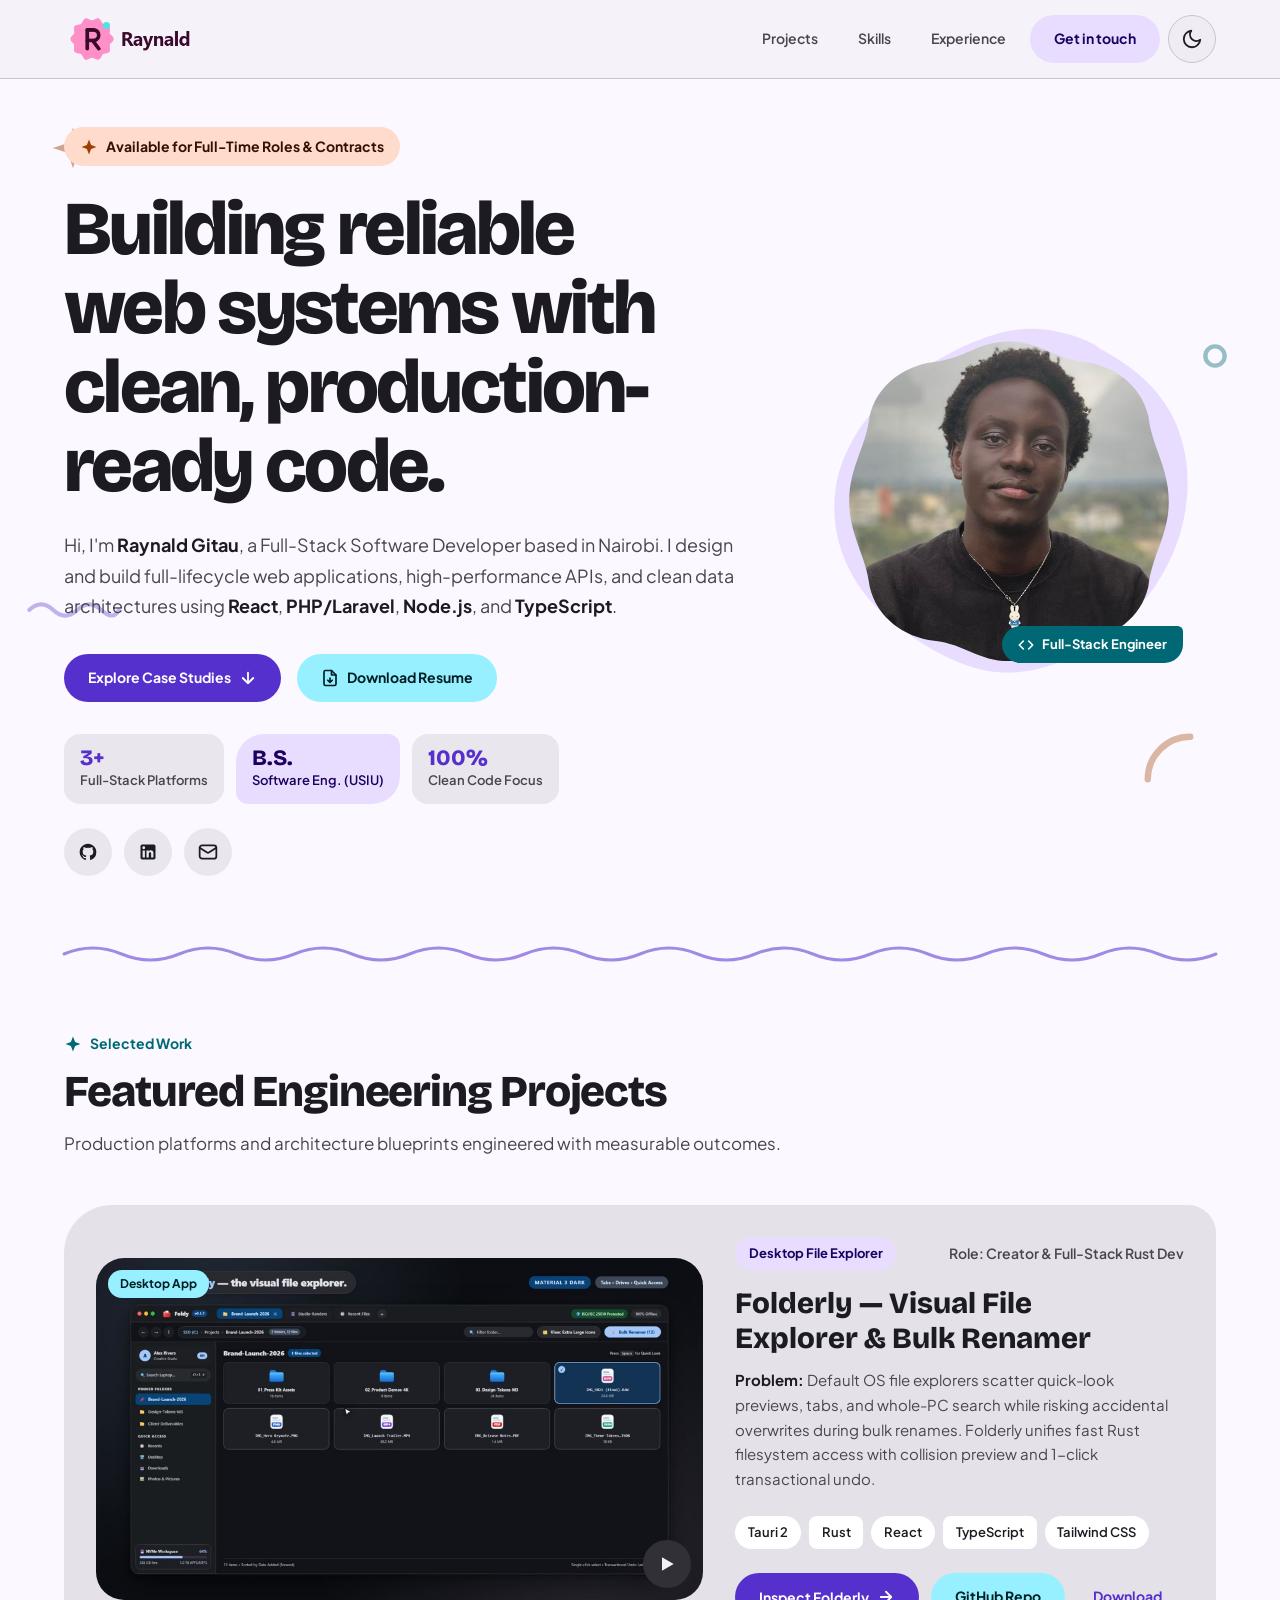
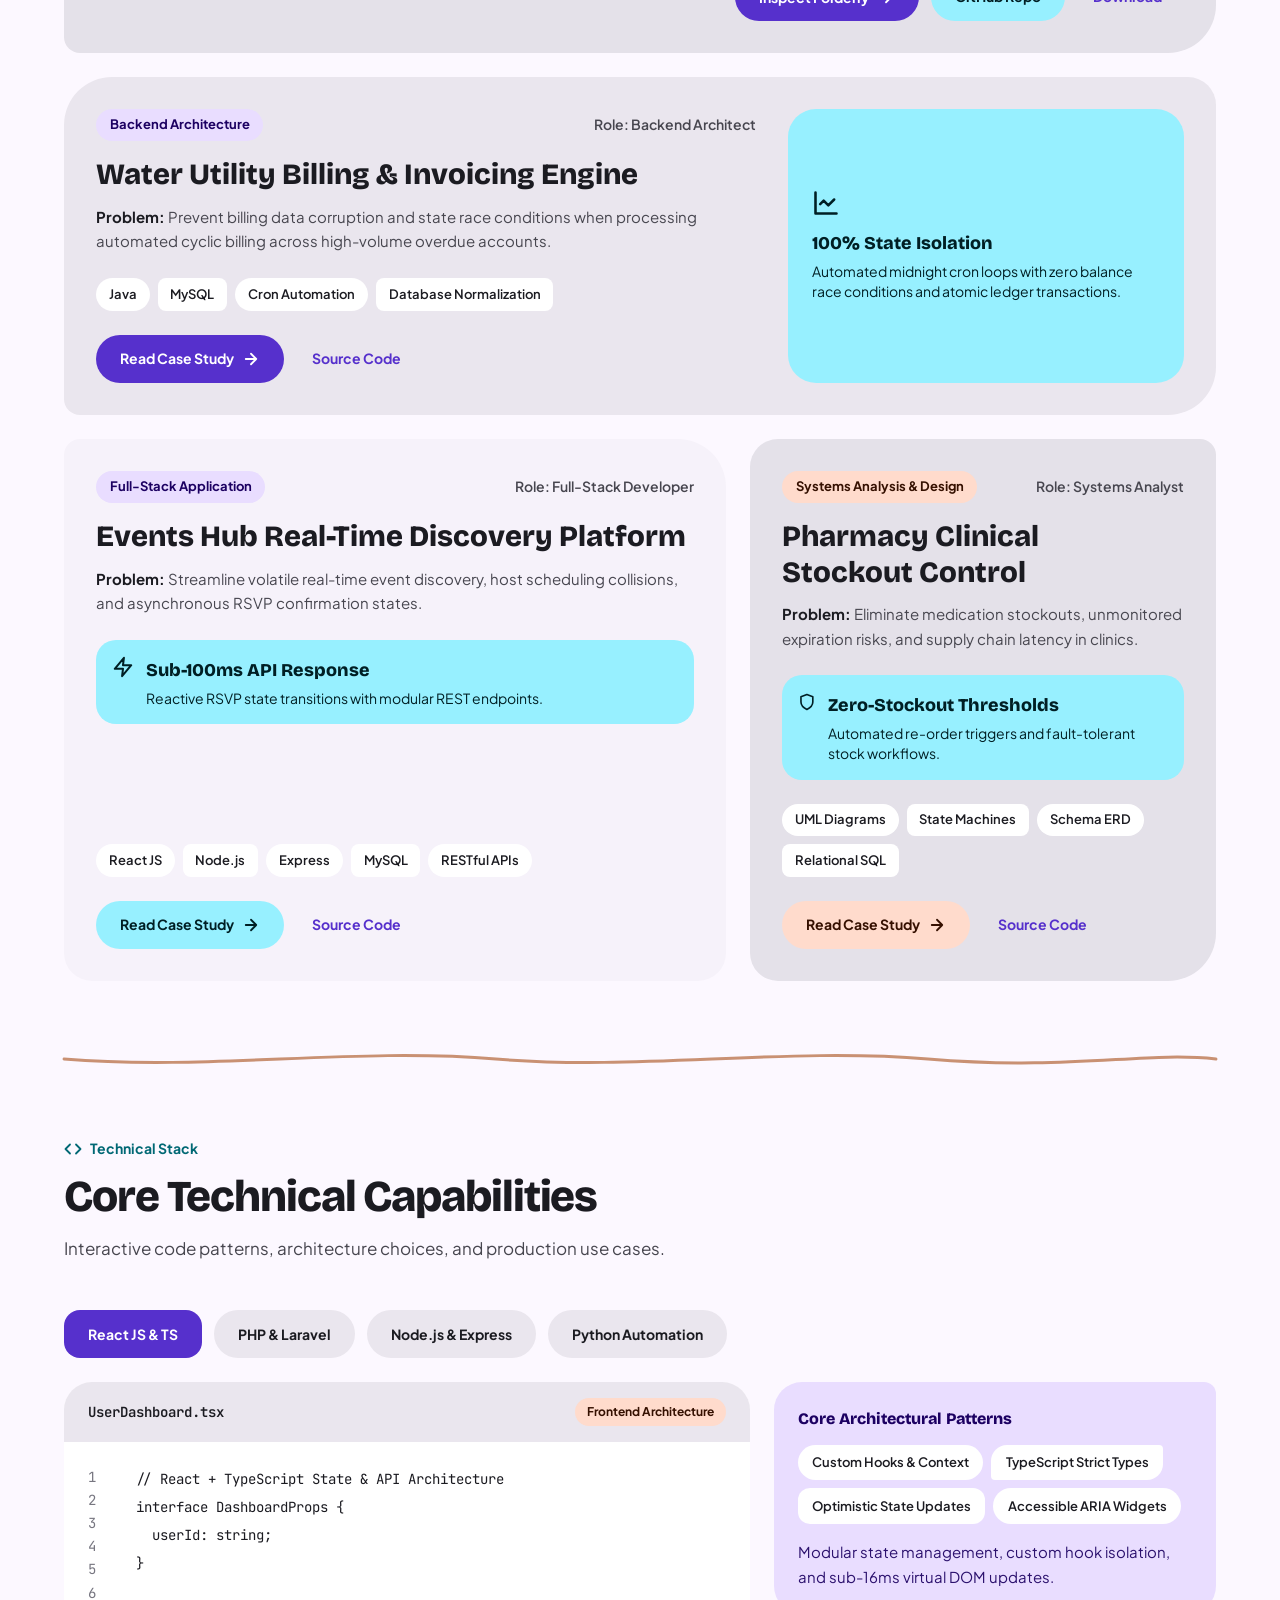
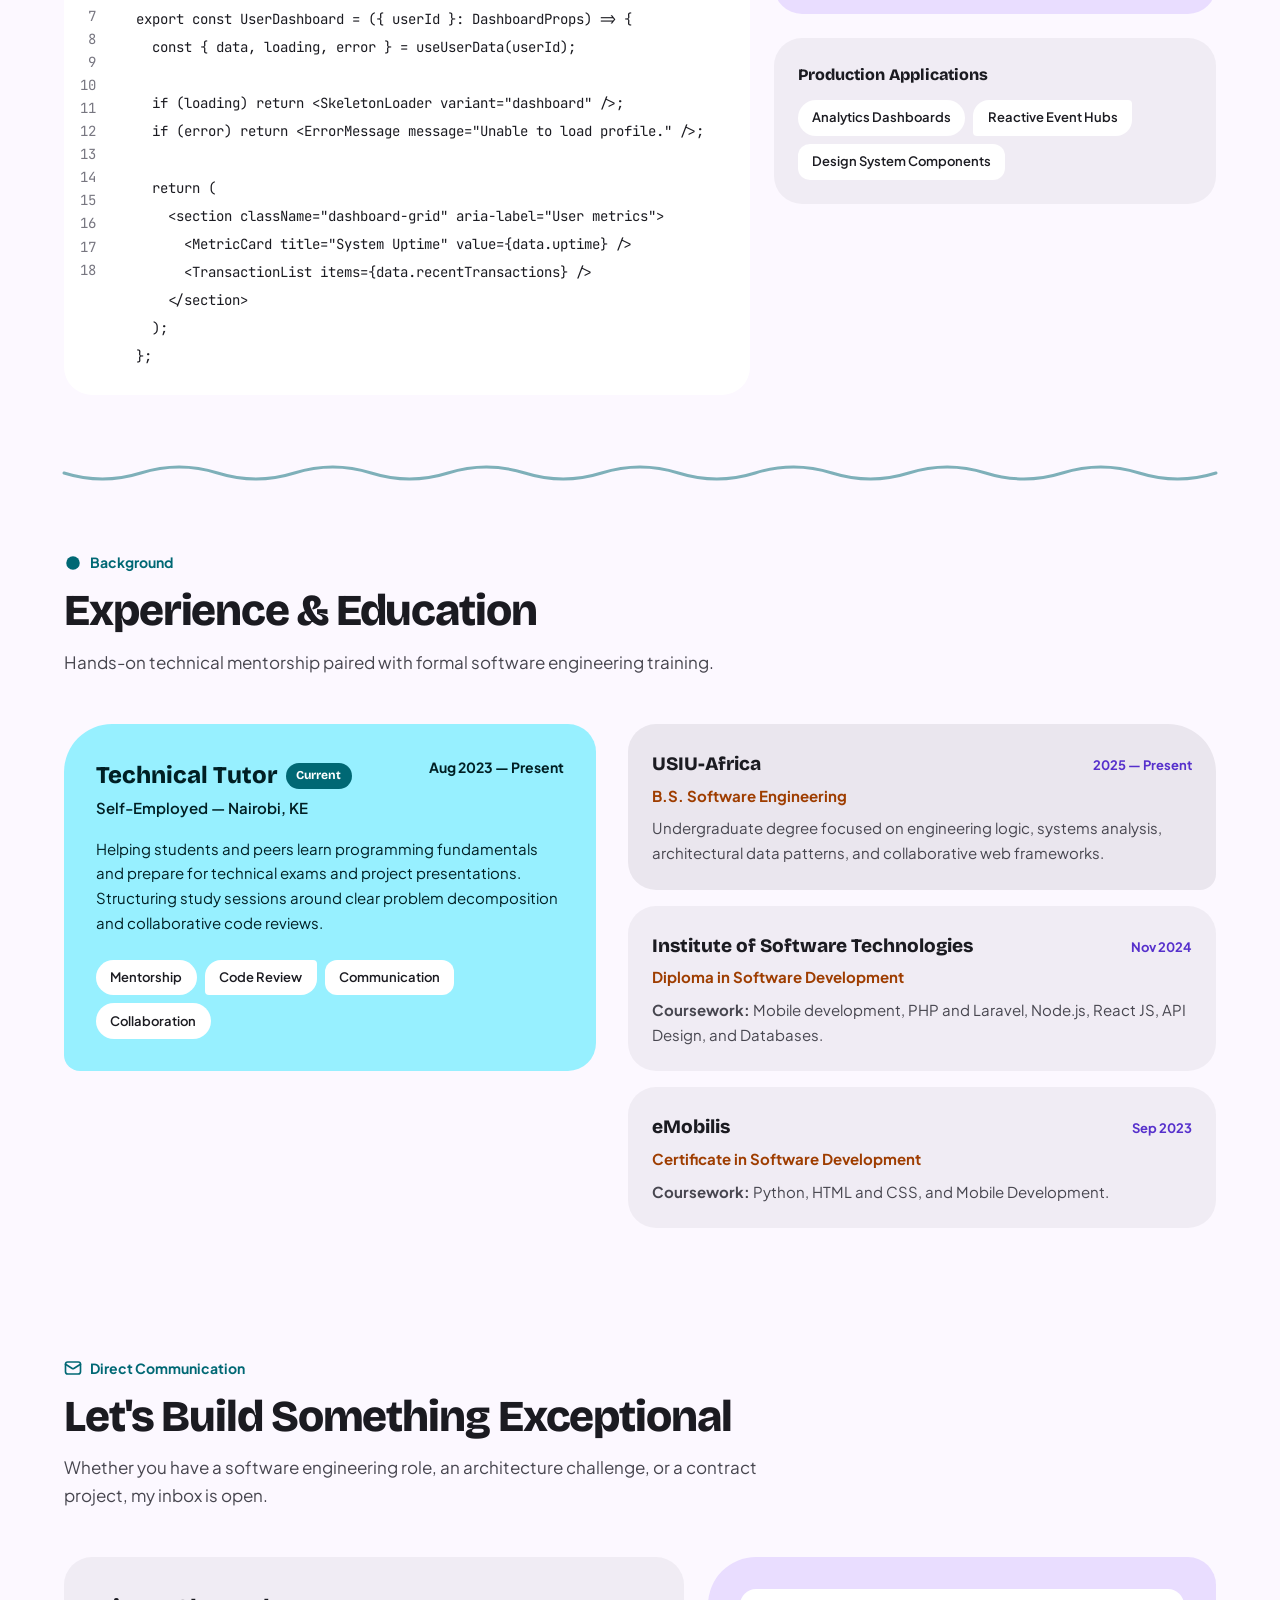
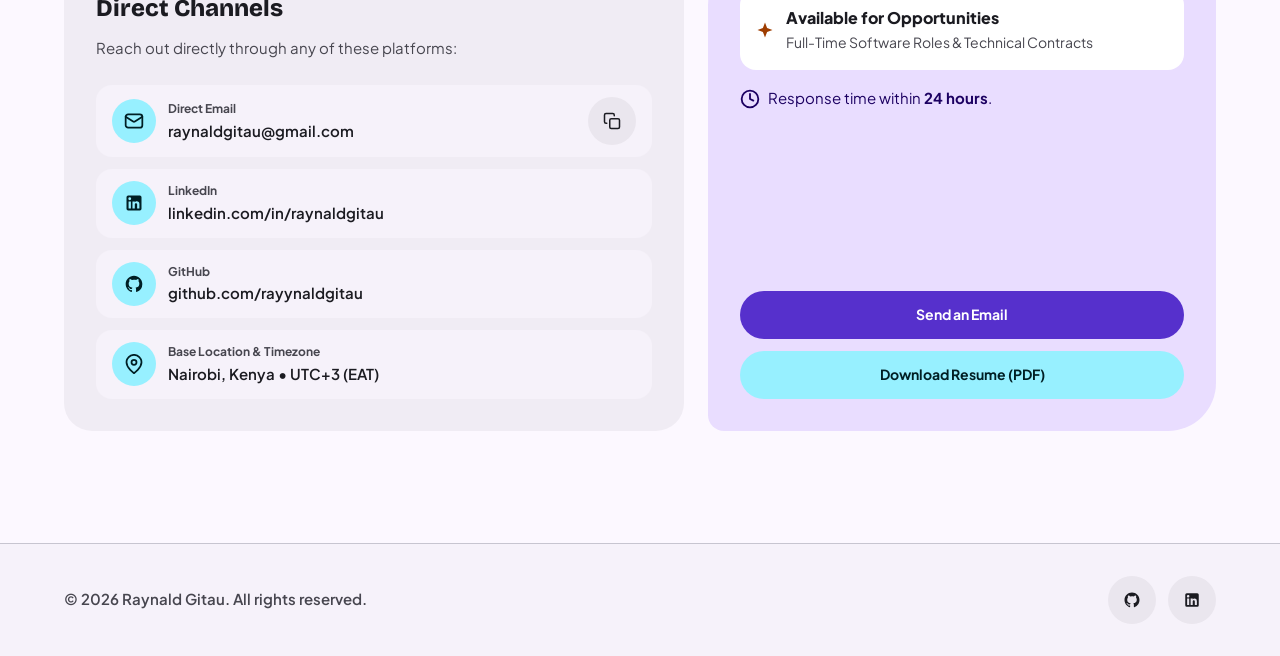
<file: index.html>
<!DOCTYPE html>
<html lang="en">
<head>
    <meta charset="UTF-8">
    <meta name="viewport" content="width=device-width, initial-scale=1.0">
    <meta name="description" content="Raynald Gitau — Full-Stack Software Developer building reliable web applications, APIs, and data architectures with React, PHP/Laravel, Node.js, and TypeScript.">
    <title>Raynald Gitau — Full-Stack Software Developer</title>

    <link rel="icon" type="image/png" sizes="512x512" href="assets/logo-mark.png">
    <link rel="apple-touch-icon" sizes="180x180" href="assets/apple-touch-icon.png">
    <link rel="icon" type="image/png" sizes="32x32" href="assets/favicon-32x32.png">
    <link rel="icon" type="image/png" sizes="16x16" href="assets/favicon-16x16.png">
    <link rel="manifest" href="assets/site.webmanifest">

    <!-- Set scheme before first paint to prevent theme flash -->
    <script>
        (function () {
            var saved = localStorage.getItem('m3-scheme');
            var dark = saved ? saved === 'dark' : window.matchMedia('(prefers-color-scheme: dark)').matches;
            document.documentElement.dataset.scheme = dark ? 'dark' : 'light';
        })();
    </script>

    <link rel="preconnect" href="https://fonts.googleapis.com">
    <link rel="preconnect" href="https://fonts.gstatic.com" crossorigin>
    <link href="https://fonts.googleapis.com/css2?family=Bricolage+Grotesque:wght@700;800&family=JetBrains+Mono:wght@400;600&family=Plus+Jakarta+Sans:wght@400;600;700&display=swap" rel="stylesheet">
    <link rel="stylesheet" href="styles.css">
</head>
<body>
    <!-- SVG ClipPath Definitions for M3 Expressive Cookie & Blob Masks -->
    <svg width="0" height="0" style="position:absolute" aria-hidden="true" focusable="false">
        <defs>
            <clipPath id="m3-cookie-clip" clipPathUnits="objectBoundingBox">
                <path d="M 0.5,0.03 C 0.59,0.03 0.63,0.08 0.72,0.09 C 0.81,0.10 0.89,0.16 0.91,0.25 C 0.92,0.34 0.97,0.40 0.97,0.50 C 0.97,0.60 0.92,0.66 0.91,0.75 C 0.89,0.84 0.81,0.90 0.72,0.91 C 0.63,0.92 0.59,0.97 0.50,0.97 C 0.41,0.97 0.37,0.92 0.28,0.91 C 0.19,0.90 0.11,0.84 0.09,0.75 C 0.08,0.66 0.03,0.60 0.03,0.50 C 0.03,0.40 0.08,0.34 0.09,0.25 C 0.11,0.16 0.19,0.10 0.28,0.09 C 0.37,0.08 0.41,0.03 0.50,0.03 Z" />
            </clipPath>
        </defs>
    </svg>

    <a href="#main-content" class="skip-link">Skip to main content</a>

    <!-- Decorative Geometric Accents Layer (Behind Content) -->
    <div class="expressive-bg-layer" aria-hidden="true">
        <svg class="geo-accent geo-star-1" data-parallax="0.06" viewBox="0 0 48 48" fill="currentColor">
            <path d="M24 2L29.5 18.5L46 24L29.5 29.5L24 46L18.5 29.5L2 24L18.5 18.5L24 2Z"/>
        </svg>
        <svg class="geo-accent geo-circle-1" data-parallax="-0.05" viewBox="0 0 32 32" fill="none" stroke="currentColor" stroke-width="5">
            <circle cx="16" cy="16" r="11"/>
        </svg>
        <svg class="geo-accent geo-squiggle-1" data-parallax="0.04" viewBox="0 0 120 32" fill="none" stroke="currentColor" stroke-width="5" stroke-linecap="round">
            <path d="M4 16 Q 19 2, 34 16 T 64 16 T 94 16 T 116 16"/>
        </svg>
        <svg class="geo-accent geo-arc-1" data-parallax="-0.04" viewBox="0 0 64 64" fill="none" stroke="currentColor" stroke-width="6" stroke-linecap="round">
            <path d="M12 52 A 40 40 0 0 1 52 12"/>
        </svg>
    </div>

    <!-- M3 Top App Bar -->
    <header class="m3-app-bar">
        <nav class="nav-container" aria-label="Primary Navigation">
            <a href="#hero" class="logo-link" aria-label="Raynald Gitau — Home">
                <img src="assets/logo-light.png" alt="Raynald" class="logo-img logo-img-light" width="156" height="54">
                <img src="assets/logo-dark.png" alt="Raynald" class="logo-img logo-img-dark" width="156" height="54">
            </a>

            <div class="nav-actions-right">
                <ul class="nav-links" id="primary-nav-links">
                    <li><a href="#projects" class="nav-item">Projects</a></li>
                    <li><a href="#skills" class="nav-item">Skills</a></li>
                    <li><a href="#experience" class="nav-item">Experience</a></li>
                    <li><a href="#contact" class="btn-nav-cta">Get in touch</a></li>
                </ul>

                <button type="button" class="theme-toggle-btn" id="theme-toggle-btn" aria-pressed="false" aria-label="Switch to dark theme">
                    <svg class="icon-sun" width="22" height="22" viewBox="0 0 24 24" fill="none" stroke="currentColor" stroke-width="2" stroke-linecap="round" stroke-linejoin="round" aria-hidden="true" style="display:none">
                        <circle cx="12" cy="12" r="4"/><path d="M12 2v2M12 20v2M4.93 4.93l1.41 1.41M17.66 17.66l1.41 1.41M2 12h2M20 12h2M6.34 17.66l-1.41 1.41M19.07 4.93l-1.41 1.41"/>
                    </svg>
                    <svg class="icon-moon" width="22" height="22" viewBox="0 0 24 24" fill="none" stroke="currentColor" stroke-width="2" stroke-linecap="round" stroke-linejoin="round" aria-hidden="true">
                        <path d="M21 12.79A9 9 0 1 1 11.21 3 7 7 0 0 0 21 12.79z"/>
                    </svg>
                </button>

                <button type="button" class="mobile-menu-btn" id="mobile-menu-btn" aria-expanded="false" aria-controls="primary-nav-links" aria-label="Toggle navigation menu">
                    <svg class="icon-menu" width="22" height="22" viewBox="0 0 24 24" fill="none" stroke="currentColor" stroke-width="2.2" stroke-linecap="round" aria-hidden="true">
                        <path d="M4 7h16M4 12h16M4 17h16"/>
                    </svg>
                    <svg class="icon-close" width="22" height="22" viewBox="0 0 24 24" fill="none" stroke="currentColor" stroke-width="2.2" stroke-linecap="round" aria-hidden="true" style="display:none">
                        <path d="M18 6L6 18M6 6l12 12"/>
                    </svg>
                </button>
            </div>
        </nav>
    </header>

    <main id="main-content">
        <!-- Hero Section -->
        <section id="hero" class="hero-section" aria-labelledby="hero-title">
            <div class="hero-container">
                <div class="hero-content">
                    <div class="status-pill" role="status" data-reveal style="--reveal-delay: 0ms;">
                        <svg class="status-star" viewBox="0 0 24 24" fill="currentColor" aria-hidden="true">
                            <path d="M12 2L14.8 9.2L22 12L14.8 14.8L12 22L9.2 14.8L2 12L9.2 9.2L12 2Z"/>
                        </svg>
                        <span>Available for Full-Time Roles &amp; Contracts</span>
                    </div>

                    <h1 id="hero-title" class="hero-title" data-reveal style="--reveal-delay: 40ms;">
                        Building reliable web systems with clean, production-ready code.
                    </h1>

                    <p class="hero-lead" data-reveal style="--reveal-delay: 90ms;">
                        Hi, I'm <strong>Raynald Gitau</strong>, a Full-Stack Software Developer based in Nairobi. I design and build full-lifecycle web applications, high-performance APIs, and clean data architectures using <strong>React</strong>, <strong>PHP/Laravel</strong>, <strong>Node.js</strong>, and <strong>TypeScript</strong>.
                    </p>

                    <div class="hero-cta-group" data-reveal style="--reveal-delay: 130ms;">
                        <a href="#projects" class="btn btn-primary">
                            <span>Explore Case Studies</span>
                            <svg width="18" height="18" viewBox="0 0 24 24" fill="none" stroke="currentColor" stroke-width="2.4" stroke-linecap="round" stroke-linejoin="round" aria-hidden="true">
                                <path d="M12 5v14M19 12l-7 7-7-7"/>
                            </svg>
                        </a>
                        <a href="assets/refreshed%20cv.pdf" target="_blank" rel="noopener noreferrer" class="btn btn-secondary">
                            <svg width="18" height="18" viewBox="0 0 24 24" fill="none" stroke="currentColor" stroke-width="2.2" stroke-linecap="round" stroke-linejoin="round" aria-hidden="true">
                                <path d="M14 2H6a2 2 0 0 0-2 2v16a2 2 0 0 0 2 2h12a2 2 0 0 0 2-2V8z"/><path d="M14 2v6h6M12 18v-6M9 15l3 3 3-3"/>
                            </svg>
                            <span>Download Resume</span>
                            <span class="visually-hidden">(opens in new window)</span>
                        </a>
                    </div>

                    <div class="hero-metrics-strip" aria-label="Key Qualifications" data-reveal style="--reveal-delay: 160ms;">
                        <div class="metric-pill-card">
                            <span class="metric-value">3+</span>
                            <span class="metric-label">Full-Stack Platforms</span>
                        </div>
                        <div class="metric-pill-card">
                            <span class="metric-value">B.S.</span>
                            <span class="metric-label">Software Eng. (USIU)</span>
                        </div>
                        <div class="metric-pill-card">
                            <span class="metric-value">100%</span>
                            <span class="metric-label">Clean Code Focus</span>
                        </div>
                    </div>

                    <div class="social-touch-group" aria-label="Social and Repository Profiles">
                        <a href="https://github.com/rayynaldgitau" target="_blank" rel="noopener noreferrer" class="social-touch-btn" aria-label="GitHub Profile (opens in new window)">
                            <svg width="20" height="20" viewBox="0 0 24 24" fill="currentColor" aria-hidden="true">
                                <path d="M12 2C6.477 2 2 6.484 2 12.017c0 4.425 2.865 8.18 6.839 9.504.5.092.682-.217.682-.483 0-.237-.008-.868-.013-1.703-2.782.605-3.369-1.343-3.369-1.343-.454-1.158-1.11-1.466-1.11-1.466-.908-.62.069-.608.069-.608 1.003.07 1.53 1.032 1.53 1.032.892 1.53 2.341 1.088 2.91.832.092-.647.35-1.088.636-1.338-2.22-.253-4.555-1.113-4.555-4.951 0-1.093.39-1.988 1.029-2.688-.103-.253-.446-1.272.098-2.65 0 0 .84-.27 2.75 1.026A9.564 9.564 0 0112 6.844c.85.004 1.705.115 2.504.337 1.909-1.296 2.747-1.027 2.747-1.027.546 1.379.202 2.398.1 2.651.64.7 1.028 1.595 1.028 2.688 0 3.848-2.339 4.695-4.566 4.943.359.309.678.92.678 1.855 0 1.338-.012 2.419-.012 2.747 0 .268.18.58.688.482A10.019 10.019 0 0022 12.017C22 6.484 17.522 2 12 2z"/>
                            </svg>
                        </a>
                        <a href="https://linkedin.com/in/raynaldgitau" target="_blank" rel="noopener noreferrer" class="social-touch-btn" aria-label="LinkedIn Profile (opens in new window)">
                            <svg width="20" height="20" viewBox="0 0 24 24" fill="currentColor" aria-hidden="true">
                                <path d="M19 3a2 2 0 0 1 2 2v14a2 2 0 0 1-2 2H5a2 2 0 0 1-2-2V5a2 2 0 0 1 2-2h14m-.5 15.5v-5.3a3.26 3.26 0 0 0-3.26-3.26c-.85 0-1.84.52-2.28 1.3v-1.11h-2.79v8.37h2.79v-4.93c0-.77.62-1.4 1.39-1.4a1.4 1.4 0 0 1 1.4 1.4v4.93h2.75M6.88 8.56a1.68 1.68 0 0 0 1.68-1.68c0-.93-.75-1.69-1.68-1.69a1.69 1.69 0 0 0-1.69 1.69c0 .93.76 1.68 1.69 1.68m1.39 9.94v-8.37H5.5v8.37h2.77z"/>
                            </svg>
                        </a>
                        <a href="mailto:raynaldgitau@gmail.com" class="social-touch-btn" aria-label="Email Raynald Gitau">
                            <svg width="20" height="20" viewBox="0 0 24 24" fill="none" stroke="currentColor" stroke-width="2.1" stroke-linecap="round" stroke-linejoin="round" aria-hidden="true">
                                <rect x="2" y="4" width="20" height="16" rx="3"/><path d="m22 7-8.97 5.7a1.94 1.94 0 0 1-2.06 0L2 7"/>
                            </svg>
                        </a>
                    </div>
                </div>

                <div class="hero-media" data-reveal style="--reveal-delay: 80ms;">
                    <svg class="hero-blob-backdrop" viewBox="0 0 200 200" fill="currentColor" aria-hidden="true">
                        <path d="M44.7,-76.4C58.8,-69.2,71.8,-59.1,79.6,-45.8C87.4,-32.6,90,-16.3,88.5,-0.9C87,14.6,81.4,29.2,72.9,41.8C64.4,54.4,53,65,39.7,72.9C26.4,80.8,11.2,86,-3.6,85.2C-18.4,84.4,-32.8,77.6,-45.8,69.1C-58.8,60.6,-70.4,50.4,-77.9,37.4C-85.4,24.4,-88.8,8.6,-86.6,-6.4C-84.4,-21.4,-76.6,-35.6,-66.1,-47.1C-55.6,-58.6,-42.4,-67.4,-28.6,-74.5C-14.8,-81.6,-0.4,-87,14.6,-86.1C29.6,-85.2,44.7,-78,44.7,-76.4Z" transform="translate(100 100)" />
                    </svg>
                    <div class="avatar-cookie-frame">
                        <img
                            src="assets/profilePic.jpeg"
                            alt="Portrait of Raynald Gitau"
                            class="avatar-cookie-img"
                            width="340"
                            height="340"
                            fetchpriority="high"
                            decoding="async"
                        >
                        <div class="avatar-flower-badge">
                            <svg width="16" height="16" viewBox="0 0 24 24" fill="none" stroke="currentColor" stroke-width="2.4" stroke-linecap="round" stroke-linejoin="round" aria-hidden="true">
                                <polyline points="16 18 22 12 16 6"/><polyline points="8 6 2 12 8 18"/>
                            </svg>
                            <span>Full-Stack Engineer</span>
                        </div>
                    </div>
                </div>
            </div>
        </section>

        <!-- Wavy Section Divider -->
        <svg class="wavy-divider" viewBox="0 0 1200 28" preserveAspectRatio="none" fill="none" aria-hidden="true">
            <path d="M0 14 Q 30 2, 60 14 T 120 14 T 180 14 T 240 14 T 300 14 T 360 14 T 420 14 T 480 14 T 540 14 T 600 14 T 660 14 T 720 14 T 780 14 T 840 14 T 900 14 T 960 14 T 1020 14 T 1080 14 T 1140 14 T 1200 14" stroke="var(--md-sys-color-primary)" stroke-width="3" stroke-linecap="round" opacity="0.55"/>
        </svg>

        <!-- Section: Featured Projects (Asymmetric Bento Layout) -->
        <section id="projects" class="section-container" aria-labelledby="projects-title">
            <div class="section-header" data-reveal>
                <div class="section-kicker">
                    <svg width="18" height="18" viewBox="0 0 24 24" fill="currentColor" aria-hidden="true">
                        <path d="M12 2L14.8 9.2L22 12L14.8 14.8L12 22L9.2 14.8L2 12L9.2 9.2L12 2Z"/>
                    </svg>
                    <span>Selected Work</span>
                </div>
                <h2 id="projects-title" class="section-title">Featured Engineering Projects</h2>
                <p class="section-subtitle">Production platforms and architecture blueprints engineered with measurable outcomes.</p>
            </div>

            <div class="projects-bento">
                <!-- Hero Featured Card: Folderly -->
                <article class="project-card project-card--hero-featured" data-reveal style="--reveal-delay: 0ms;">
                    <div class="project-media-shell">
                        <video
                            id="folderly-preview-video"
                            class="project-preview-video"
                            muted
                            loop
                            playsinline
                            preload="none"
                            poster="assets/folderly-poster.jpg"
                            aria-label="Preview of Folderly file explorer showing pinned folders, quick-access drives, tabbed browsing, extra-large icons, quick-look spacebar preview, and bulk renamer."
                        >
                            <source src="assets/folderly-preview.webm" type="video/webm">
                            <source src="assets/folderly-preview.mp4" type="video/mp4">
                        </video>
                        <span class="video-status-badge" aria-hidden="true">Desktop App</span>
                        <button type="button" class="video-play-toggle" id="folderly-preview-toggle" aria-label="Play Folderly preview video" aria-pressed="false">
                            <svg class="icon-play" width="20" height="20" viewBox="0 0 24 24" fill="currentColor" aria-hidden="true">
                                <polygon points="6 4 20 12 6 20 6 4"/>
                            </svg>
                            <svg class="icon-pause" width="20" height="20" viewBox="0 0 24 24" fill="currentColor" aria-hidden="true" style="display:none">
                                <rect x="6" y="4" width="4" height="16"/><rect x="14" y="4" width="4" height="16"/>
                            </svg>
                        </button>
                    </div>

                    <div class="project-card-main">
                        <div class="project-card-meta">
                            <span class="project-type-pill">Desktop File Explorer</span>
                            <span class="project-role-text">Role: Creator &amp; Full-Stack Rust Dev</span>
                        </div>
                        <h3 class="project-card-title">Folderly &mdash; Visual File Explorer &amp; Bulk Renamer</h3>
                        <p class="project-problem">
                            <strong>Problem:</strong> Default OS file explorers scatter quick-look previews, tabs, and whole-PC search while risking accidental overwrites during bulk renames. Folderly unifies fast Rust filesystem access with collision preview and 1-click transactional undo.
                        </p>
                        <ul class="project-chip-list" aria-label="Technologies used">
                            <li>Tauri 2</li>
                            <li>Rust</li>
                            <li>React</li>
                            <li>TypeScript</li>
                            <li>Tailwind CSS</li>
                        </ul>
                        <div class="project-card-actions">
                            <button type="button" class="btn btn-primary" id="open-folderly-modal">
                                <span>Inspect Folderly</span>
                                <svg width="18" height="18" viewBox="0 0 24 24" fill="none" stroke="currentColor" stroke-width="2.4" stroke-linecap="round" stroke-linejoin="round" aria-hidden="true">
                                    <path d="M5 12h14M12 5l7 7-7 7"/>
                                </svg>
                            </button>
                            <a href="https://github.com/rayynaldgitau/Folderly-" target="_blank" rel="noopener noreferrer" class="btn btn-secondary" aria-label="View Folderly source code on GitHub (opens in new window)">
                                <span>GitHub Repo</span>
                            </a>
                            <a href="https://github.com/rayynaldgitau/Folderly-/releases/latest" target="_blank" rel="noopener noreferrer" class="btn btn-text" aria-label="Download latest Folderly release for macOS or Windows (opens in new window)">
                                <span>Download</span>
                            </a>
                        </div>
                    </div>
                </article>

                <!-- Featured Full-Width Card -->
                <article class="project-card project-card--featured" data-reveal style="--reveal-delay: 0ms;">
                    <div class="project-card-main">
                        <div class="project-card-meta">
                            <span class="project-type-pill">Backend Architecture</span>
                            <span class="project-role-text">Role: Backend Architect</span>
                        </div>
                        <h3 class="project-card-title">Water Utility Billing &amp; Invoicing Engine</h3>
                        <p class="project-problem">
                            <strong>Problem:</strong> Prevent billing data corruption and state race conditions when processing automated cyclic billing across high-volume overdue accounts.
                        </p>
                        <ul class="project-chip-list" aria-label="Technologies used">
                            <li>Java</li>
                            <li>MySQL</li>
                            <li>Cron Automation</li>
                            <li>Database Normalization</li>
                        </ul>
                        <div class="project-card-actions">
                            <a href="project-water-billing.html" class="btn btn-primary">
                                <span>Read Case Study</span>
                                <svg width="18" height="18" viewBox="0 0 24 24" fill="none" stroke="currentColor" stroke-width="2.4" stroke-linecap="round" stroke-linejoin="round" aria-hidden="true">
                                    <path d="M5 12h14M12 5l7 7-7 7"/>
                                </svg>
                            </a>
                            <a href="https://github.com/rayynaldgitau" target="_blank" rel="noopener noreferrer" class="btn btn-text" aria-label="View Water Billing Platform source code on GitHub (opens in new window)">
                                <span>Source Code</span>
                            </a>
                        </div>
                    </div>

                    <div class="project-metric-panel">
                        <svg width="28" height="28" viewBox="0 0 24 24" fill="none" stroke="currentColor" stroke-width="2.2" stroke-linecap="round" stroke-linejoin="round" aria-hidden="true">
                            <path d="M3 3v18h18"/><path d="m19 9-5 5-4-4-3 3"/>
                        </svg>
                        <div>
                            <span class="metric-highlight">100% State Isolation</span>
                            <span class="metric-caption">Automated midnight cron loops with zero balance race conditions and atomic ledger transactions.</span>
                        </div>
                    </div>
                </article>

                <!-- Left Card (7 cols) -->
                <article class="project-card project-card--left" data-reveal style="--reveal-delay: 50ms;">
                    <div class="project-card-meta">
                        <span class="project-type-pill">Full-Stack Application</span>
                        <span class="project-role-text">Role: Full-Stack Developer</span>
                    </div>
                    <h3 class="project-card-title">Events Hub Real-Time Discovery Platform</h3>
                    <p class="project-problem">
                        <strong>Problem:</strong> Streamline volatile real-time event discovery, host scheduling collisions, and asynchronous RSVP confirmation states.
                    </p>
                    <div class="project-metric-panel">
                        <svg width="22" height="22" viewBox="0 0 24 24" fill="none" stroke="currentColor" stroke-width="2.2" stroke-linecap="round" stroke-linejoin="round" aria-hidden="true">
                            <polygon points="13 2 3 14 12 14 11 22 21 10 12 10 13 2"/>
                        </svg>
                        <div>
                            <span class="metric-highlight">Sub-100ms API Response</span>
                            <span class="metric-caption">Reactive RSVP state transitions with modular REST endpoints.</span>
                        </div>
                    </div>
                    <ul class="project-chip-list" aria-label="Technologies used">
                        <li>React JS</li>
                        <li>Node.js</li>
                        <li>Express</li>
                        <li>MySQL</li>
                        <li>RESTful APIs</li>
                    </ul>
                    <div class="project-card-actions">
                        <a href="project-events-hub.html" class="btn btn-secondary">
                            <span>Read Case Study</span>
                            <svg width="18" height="18" viewBox="0 0 24 24" fill="none" stroke="currentColor" stroke-width="2.4" stroke-linecap="round" stroke-linejoin="round" aria-hidden="true">
                                <path d="M5 12h14M12 5l7 7-7 7"/>
                            </svg>
                        </a>
                        <a href="https://github.com/rayynaldgitau" target="_blank" rel="noopener noreferrer" class="btn btn-text" aria-label="View Events Hub source code on GitHub (opens in new window)">
                            <span>Source Code</span>
                        </a>
                    </div>
                </article>

                <!-- Right Card (5 cols) -->
                <article class="project-card project-card--right" data-reveal style="--reveal-delay: 90ms;">
                    <div class="project-card-meta">
                        <span class="project-type-pill">Systems Analysis &amp; Design</span>
                        <span class="project-role-text">Role: Systems Analyst</span>
                    </div>
                    <h3 class="project-card-title">Pharmacy Clinical Stockout Control</h3>
                    <p class="project-problem">
                        <strong>Problem:</strong> Eliminate medication stockouts, unmonitored expiration risks, and supply chain latency in clinics.
                    </p>
                    <div class="project-metric-panel">
                        <svg width="22" height="22" viewBox="0 0 24 24" fill="none" stroke="currentColor" stroke-width="2.2" stroke-linecap="round" stroke-linejoin="round" aria-hidden="true">
                            <path d="M12 22s8-4 8-10V5l-8-3-8 3v7c0 6 8 10 8 10z"/>
                        </svg>
                        <div>
                            <span class="metric-highlight">Zero-Stockout Thresholds</span>
                            <span class="metric-caption">Automated re-order triggers and fault-tolerant stock workflows.</span>
                        </div>
                    </div>
                    <ul class="project-chip-list" aria-label="Technologies used">
                        <li>UML Diagrams</li>
                        <li>State Machines</li>
                        <li>Schema ERD</li>
                        <li>Relational SQL</li>
                    </ul>
                    <div class="project-card-actions">
                        <a href="project-pharmacy.html" class="btn btn-tonal">
                            <span>Read Case Study</span>
                            <svg width="18" height="18" viewBox="0 0 24 24" fill="none" stroke="currentColor" stroke-width="2.4" stroke-linecap="round" stroke-linejoin="round" aria-hidden="true">
                                <path d="M5 12h14M12 5l7 7-7 7"/>
                            </svg>
                        </a>
                        <a href="https://github.com/rayynaldgitau" target="_blank" rel="noopener noreferrer" class="btn btn-text" aria-label="View Pharmacy Inventory specs on GitHub (opens in new window)">
                            <span>Source Code</span>
                        </a>
                    </div>
                </article>
            </div>
        </section>

        <!-- Wavy Divider (Tertiary Accent) -->
        <svg class="wavy-divider" viewBox="0 0 1200 28" preserveAspectRatio="none" fill="none" aria-hidden="true">
            <path d="M0 14 C 150 26, 300 2, 450 14 C 600 26, 750 2, 900 14 C 1050 26, 1125 6, 1200 14" stroke="var(--md-sys-color-tertiary)" stroke-width="3" stroke-linecap="round" opacity="0.55"/>
        </svg>

        <!-- Section: Skills & Interactive Architecture Explorer -->
        <section id="skills" class="section-container" aria-labelledby="skills-title">
            <div class="section-header" data-reveal>
                <div class="section-kicker">
                    <svg width="18" height="18" viewBox="0 0 24 24" fill="none" stroke="currentColor" stroke-width="2.4" stroke-linecap="round" stroke-linejoin="round" aria-hidden="true">
                        <polyline points="16 18 22 12 16 6"/><polyline points="8 6 2 12 8 18"/>
                    </svg>
                    <span>Technical Stack</span>
                </div>
                <h2 id="skills-title" class="section-title">Core Technical Capabilities</h2>
                <p class="section-subtitle">Interactive code patterns, architecture choices, and production use cases.</p>
            </div>

            <div class="skills-tabs" role="tablist" aria-label="Skill languages">
                <button type="button" class="skill-tab active" role="tab" aria-selected="true" data-skill="react">React JS &amp; TS</button>
                <button type="button" class="skill-tab" role="tab" aria-selected="false" data-skill="php">PHP &amp; Laravel</button>
                <button type="button" class="skill-tab" role="tab" aria-selected="false" data-skill="node">Node.js &amp; Express</button>
                <button type="button" class="skill-tab" role="tab" aria-selected="false" data-skill="python">Python Automation</button>
            </div>

            <div class="skills-showcase" data-reveal>
                <div class="code-window">
                    <div class="code-window-header">
                        <span class="file-name" id="skill-filename">UserDashboard.tsx</span>
                        <span class="skill-level-badge" id="skill-badge">Frontend Architecture</span>
                    </div>
                    <div class="code-window-body">
                        <div class="line-numbers" id="line-numbers" aria-hidden="true"></div>
                        <pre><code id="code-content"></code></pre>
                    </div>
                </div>

                <div class="skills-sidebar">
                    <div class="sidebar-card sidebar-card--accent">
                        <h3 class="card-label">Core Architectural Patterns</h3>
                        <div class="m3-chip-group" id="skill-capabilities"></div>
                        <p class="mastery-desc" id="skill-summary">Modular state management, custom hook isolation, and sub-16ms virtual DOM updates.</p>
                    </div>
                    <div class="sidebar-card">
                        <h3 class="card-label">Production Applications</h3>
                        <div class="m3-chip-group" id="use-cases"></div>
                    </div>
                </div>
            </div>
        </section>

        <!-- Wavy Divider (Secondary Accent) -->
        <svg class="wavy-divider" viewBox="0 0 1200 28" preserveAspectRatio="none" fill="none" aria-hidden="true">
            <path d="M0 14 Q 40 26, 80 14 T 160 14 T 240 14 T 320 14 T 400 14 T 480 14 T 560 14 T 640 14 T 720 14 T 800 14 T 880 14 T 960 14 T 1040 14 T 1120 14 T 1200 14" stroke="var(--md-sys-color-secondary)" stroke-width="3" stroke-linecap="round" opacity="0.5"/>
        </svg>

        <!-- Section: Experience & Education (Asymmetric Split) -->
        <section id="experience" class="section-container" aria-labelledby="journey-title">
            <div class="section-header" data-reveal>
                <div class="section-kicker">
                    <svg width="18" height="18" viewBox="0 0 24 24" fill="currentColor" aria-hidden="true">
                        <circle cx="12" cy="12" r="9"/>
                    </svg>
                    <span>Background</span>
                </div>
                <h2 id="journey-title" class="section-title">Experience &amp; Education</h2>
                <p class="section-subtitle">Hands-on technical mentorship paired with formal software engineering training.</p>
            </div>

            <div class="journey-split">
                <article class="experience-card" data-reveal style="--reveal-delay: 0ms;">
                    <div class="experience-header">
                        <div>
                            <h3 class="role-title">Technical Tutor <span class="badge-current">Current</span></h3>
                            <p class="company-name">Self-Employed &mdash; Nairobi, KE</p>
                        </div>
                        <span class="date-text">Aug 2023 &mdash; Present</span>
                    </div>
                    <p class="role-desc">
                        Helping students and peers learn programming fundamentals and prepare for technical exams and project presentations. Structuring study sessions around clear problem decomposition and collaborative code reviews.
                    </p>
                    <div class="m3-chip-group">
                        <span class="m3-chip">Mentorship</span>
                        <span class="m3-chip">Code Review</span>
                        <span class="m3-chip">Communication</span>
                        <span class="m3-chip">Collaboration</span>
                    </div>
                </article>

                <div id="education" class="education-stack" aria-label="Academic Credentials">
                    <article class="edu-card edu-card--highlight" data-reveal style="--reveal-delay: 40ms;">
                        <div class="edu-header">
                            <h3 class="edu-school">USIU-Africa</h3>
                            <span class="edu-date">2025 &mdash; Present</span>
                        </div>
                        <p class="edu-degree">B.S. Software Engineering</p>
                        <p class="edu-coursework">
                            Undergraduate degree focused on engineering logic, systems analysis, architectural data patterns, and collaborative web frameworks.
                        </p>
                    </article>

                    <article class="edu-card" data-reveal style="--reveal-delay: 75ms;">
                        <div class="edu-header">
                            <h3 class="edu-school">Institute of Software Technologies</h3>
                            <span class="edu-date">Nov 2024</span>
                        </div>
                        <p class="edu-degree">Diploma in Software Development</p>
                        <p class="edu-coursework">
                            <strong>Coursework:</strong> Mobile development, PHP and Laravel, Node.js, React JS, API Design, and Databases.
                        </p>
                    </article>

                    <article class="edu-card" data-reveal style="--reveal-delay: 105ms;">
                        <div class="edu-header">
                            <h3 class="edu-school">eMobilis</h3>
                            <span class="edu-date">Sep 2023</span>
                        </div>
                        <p class="edu-degree">Certificate in Software Development</p>
                        <p class="edu-coursework">
                            <strong>Coursework:</strong> Python, HTML and CSS, and Mobile Development.
                        </p>
                    </article>
                </div>
            </div>
        </section>

        <!-- Section: Contact Hub -->
        <section id="contact" class="section-container" aria-labelledby="contact-title">
            <div class="section-header" data-reveal>
                <div class="section-kicker">
                    <svg width="18" height="18" viewBox="0 0 24 24" fill="none" stroke="currentColor" stroke-width="2.2" stroke-linecap="round" stroke-linejoin="round" aria-hidden="true">
                        <rect x="2" y="4" width="20" height="16" rx="3"/><path d="m22 7-8.97 5.7a1.94 1.94 0 0 1-2.06 0L2 7"/>
                    </svg>
                    <span>Direct Communication</span>
                </div>
                <h2 id="contact-title" class="section-title">Let's Build Something Exceptional</h2>
                <p class="section-subtitle">Whether you have a software engineering role, an architecture challenge, or a contract project, my inbox is open.</p>
            </div>

            <div class="contact-grid">
                <div class="contact-card" data-reveal style="--reveal-delay: 0ms;">
                    <h3 class="contact-card-title">Direct Channels</h3>
                    <p class="contact-card-sub">Reach out directly through any of these platforms:</p>

                    <ul class="contact-methods-list">
                        <li class="contact-method-item">
                            <div class="contact-method-icon" aria-hidden="true">
                                <svg width="20" height="20" viewBox="0 0 24 24" fill="none" stroke="currentColor" stroke-width="2.1" stroke-linecap="round" stroke-linejoin="round">
                                    <rect x="2" y="4" width="20" height="16" rx="3"/><path d="m22 7-8.97 5.7a1.94 1.94 0 0 1-2.06 0L2 7"/>
                                </svg>
                            </div>
                            <div class="contact-method-info">
                                <span class="contact-method-label">Direct Email</span>
                                <a href="mailto:raynaldgitau@gmail.com" class="contact-method-value">raynaldgitau@gmail.com</a>
                            </div>
                            <button type="button" class="btn-copy-email" id="btn-copy-email" aria-label="Copy email address to clipboard">
                                <svg width="18" height="18" viewBox="0 0 24 24" fill="none" stroke="currentColor" stroke-width="2" stroke-linecap="round" stroke-linejoin="round" aria-hidden="true">
                                    <rect x="9" y="9" width="13" height="13" rx="2" ry="2"/><path d="M5 15H4a2 2 0 0 1-2-2V4a2 2 0 0 1 2-2h9a2 2 0 0 1 2 2v1"/>
                                </svg>
                                <span class="copy-tooltip" id="copy-tooltip" role="status">Copy</span>
                            </button>
                        </li>

                        <li class="contact-method-item">
                            <div class="contact-method-icon" aria-hidden="true">
                                <svg width="20" height="20" viewBox="0 0 24 24" fill="currentColor">
                                    <path d="M19 3a2 2 0 0 1 2 2v14a2 2 0 0 1-2 2H5a2 2 0 0 1-2-2V5a2 2 0 0 1 2-2h14m-.5 15.5v-5.3a3.26 3.26 0 0 0-3.26-3.26c-.85 0-1.84.52-2.28 1.3v-1.11h-2.79v8.37h2.79v-4.93c0-.77.62-1.4 1.39-1.4a1.4 1.4 0 0 1 1.4 1.4v4.93h2.75M6.88 8.56a1.68 1.68 0 0 0 1.68-1.68c0-.93-.75-1.69-1.68-1.69a1.69 1.69 0 0 0-1.69 1.69c0 .93.76 1.68 1.69 1.68m1.39 9.94v-8.37H5.5v8.37h2.77z"/>
                                </svg>
                            </div>
                            <div class="contact-method-info">
                                <span class="contact-method-label">LinkedIn</span>
                                <a href="https://linkedin.com/in/raynaldgitau" target="_blank" rel="noopener noreferrer" class="contact-method-value">
                                    linkedin.com/in/raynaldgitau
                                    <span class="visually-hidden">(opens in new window)</span>
                                </a>
                            </div>
                        </li>

                        <li class="contact-method-item">
                            <div class="contact-method-icon" aria-hidden="true">
                                <svg width="20" height="20" viewBox="0 0 24 24" fill="currentColor">
                                    <path d="M12 2C6.477 2 2 6.484 2 12.017c0 4.425 2.865 8.18 6.839 9.504.5.092.682-.217.682-.483 0-.237-.008-.868-.013-1.703-2.782.605-3.369-1.343-3.369-1.343-.454-1.158-1.11-1.466-1.11-1.466-.908-.62.069-.608.069-.608 1.003.07 1.53 1.032 1.53 1.032.892 1.53 2.341 1.088 2.91.832.092-.647.35-1.088.636-1.338-2.22-.253-4.555-1.113-4.555-4.951 0-1.093.39-1.988 1.029-2.688-.103-.253-.446-1.272.098-2.65 0 0 .84-.27 2.75 1.026A9.564 9.564 0 0112 6.844c.85.004 1.705.115 2.504.337 1.909-1.296 2.747-1.027 2.747-1.027.546 1.379.202 2.398.1 2.651.64.7 1.028 1.595 1.028 2.688 0 3.848-2.339 4.695-4.566 4.943.359.309.678.92.678 1.855 0 1.338-.012 2.419-.012 2.747 0 .268.18.58.688.482A10.019 10.019 0 0022 12.017C22 6.484 17.522 2 12 2z"/>
                                </svg>
                            </div>
                            <div class="contact-method-info">
                                <span class="contact-method-label">GitHub</span>
                                <a href="https://github.com/rayynaldgitau" target="_blank" rel="noopener noreferrer" class="contact-method-value">
                                    github.com/rayynaldgitau
                                    <span class="visually-hidden">(opens in new window)</span>
                                </a>
                            </div>
                        </li>

                        <li class="contact-method-item">
                            <div class="contact-method-icon" aria-hidden="true">
                                <svg width="20" height="20" viewBox="0 0 24 24" fill="none" stroke="currentColor" stroke-width="2.1" stroke-linecap="round" stroke-linejoin="round">
                                    <path d="M21 10c0 7-9 13-9 13s-9-6-9-13a9 9 0 0 1 18 0z"/><circle cx="12" cy="10" r="3"/>
                                </svg>
                            </div>
                            <div class="contact-method-info">
                                <span class="contact-method-label">Base Location &amp; Timezone</span>
                                <span class="contact-method-value">Nairobi, Kenya &bull; UTC+3 (EAT)</span>
                            </div>
                        </li>
                    </ul>
                </div>

                <div class="contact-card contact-card--cta" data-reveal style="--reveal-delay: 50ms;">
                    <div>
                        <div class="availability-status-box">
                            <svg class="status-star" viewBox="0 0 24 24" fill="currentColor" aria-hidden="true">
                                <path d="M12 2L14.8 9.2L22 12L14.8 14.8L12 22L9.2 14.8L2 12L9.2 9.2L12 2Z"/>
                            </svg>
                            <div>
                                <span class="availability-headline">Available for Opportunities</span>
                                <span class="availability-sub">Full-Time Software Roles &amp; Technical Contracts</span>
                            </div>
                        </div>

                        <div class="response-guarantee">
                            <svg width="20" height="20" viewBox="0 0 24 24" fill="none" stroke="currentColor" stroke-width="2.2" stroke-linecap="round" stroke-linejoin="round" aria-hidden="true">
                                <circle cx="12" cy="12" r="10"/><polyline points="12 6 12 12 16 14"/>
                            </svg>
                            <span>Response time within <strong>24 hours</strong>.</span>
                        </div>
                    </div>

                    <div class="contact-action-box">
                        <a href="mailto:raynaldgitau@gmail.com?subject=Software%20Engineering%20Opportunity%20-%20Raynald%20Gitau" class="btn btn-primary btn-block">
                            <span>Send an Email</span>
                        </a>
                        <a href="assets/refreshed%20cv.pdf" target="_blank" rel="noopener noreferrer" class="btn btn-secondary btn-block">
                            <span>Download Resume (PDF)</span>
                            <span class="visually-hidden">(opens in new window)</span>
                        </a>
                    </div>
                </div>
            </div>
        </section>
    </main>

    <footer class="footer">
        <div class="footer-container">
            <p>&copy; 2026 Raynald Gitau. All rights reserved.</p>
            <div class="social-touch-group">
                <a href="https://github.com/rayynaldgitau" target="_blank" rel="noopener noreferrer" class="social-touch-btn" aria-label="GitHub (opens in new window)">
                    <svg width="18" height="18" viewBox="0 0 24 24" fill="currentColor" aria-hidden="true">
                        <path d="M12 2C6.477 2 2 6.484 2 12.017c0 4.425 2.865 8.18 6.839 9.504.5.092.682-.217.682-.483 0-.237-.008-.868-.013-1.703-2.782.605-3.369-1.343-3.369-1.343-.454-1.158-1.11-1.466-1.11-1.466-.908-.62.069-.608.069-.608 1.003.07 1.53 1.032 1.53 1.032.892 1.53 2.341 1.088 2.91.832.092-.647.35-1.088.636-1.338-2.22-.253-4.555-1.113-4.555-4.951 0-1.093.39-1.988 1.029-2.688-.103-.253-.446-1.272.098-2.65 0 0 .84-.27 2.75 1.026A9.564 9.564 0 0112 6.844c.85.004 1.705.115 2.504.337 1.909-1.296 2.747-1.027 2.747-1.027.546 1.379.202 2.398.1 2.651.64.7 1.028 1.595 1.028 2.688 0 3.848-2.339 4.695-4.566 4.943.359.309.678.92.678 1.855 0 1.338-.012 2.419-.012 2.747 0 .268.18.58.688.482A10.019 10.019 0 0022 12.017C22 6.484 17.522 2 12 2z"/>
                    </svg>
                </a>
                <a href="https://linkedin.com/in/raynaldgitau" target="_blank" rel="noopener noreferrer" class="social-touch-btn" aria-label="LinkedIn (opens in new window)">
                    <svg width="18" height="18" viewBox="0 0 24 24" fill="currentColor" aria-hidden="true">
                        <path d="M19 3a2 2 0 0 1 2 2v14a2 2 0 0 1-2 2H5a2 2 0 0 1-2-2V5a2 2 0 0 1 2-2h14m-.5 15.5v-5.3a3.26 3.26 0 0 0-3.26-3.26c-.85 0-1.84.52-2.28 1.3v-1.11h-2.79v8.37h2.79v-4.93c0-.77.62-1.4 1.39-1.4a1.4 1.4 0 0 1 1.4 1.4v4.93h2.75M6.88 8.56a1.68 1.68 0 0 0 1.68-1.68c0-.93-.75-1.69-1.68-1.69a1.69 1.69 0 0 0-1.69 1.69c0 .93.76 1.68 1.69 1.68m1.39 9.94v-8.37H5.5v8.37h2.77z"/>
                    </svg>
                </a>
            </div>
        </div>
    </footer>

    <!-- Folderly Detail Modal -->
    <dialog class="m3-dialog" id="folderly-modal" closedby="any" aria-labelledby="folderly-modal-title">
        <div class="m3-dialog-inner">
            <div class="m3-dialog-header">
                <div>
                    <span class="project-type-pill">Desktop File Explorer</span>
                    <h2 id="folderly-modal-title" class="section-title" style="margin-top: 0.5rem; margin-bottom: 0.25rem;">Folderly</h2>
                    <p class="section-subtitle" style="margin-bottom: 0;">Visual file explorer and safe bulk-renamer desktop app for macOS and Windows.</p>
                </div>
                <button type="button" class="m3-dialog-close" id="close-folderly-modal" aria-label="Close Folderly details">
                    <svg width="22" height="22" viewBox="0 0 24 24" fill="none" stroke="currentColor" stroke-width="2.2" stroke-linecap="round" aria-hidden="true">
                        <path d="M18 6L6 18M6 6l12 12"/>
                    </svg>
                </button>
            </div>

            <div class="m3-dialog-video-wrap">
                <video
                    id="folderly-modal-video"
                    class="m3-dialog-video"
                    controls
                    muted
                    playsinline
                    preload="none"
                    poster="assets/folderly-poster.jpg"
                    aria-label="Full demo of Folderly file explorer showing pinned folders, quick-access drives, tabbed navigation, extra-large icons, spacebar quick-look preview, and bulk renamer."
                >
                    <source src="assets/folderly-preview.webm" type="video/webm">
                    <source src="assets/folderly-preview.mp4" type="video/mp4">
                </video>
            </div>
            <p class="visually-hidden">Silent 20-second demo showing Folderly's sidebar drives, pinned folders, multi-tab workspace, extra-large file icons, Quick Look preview, and bulk rename toolbar.</p>

            <div class="m3-dialog-grid">
                <div class="m3-dialog-panel">
                    <h3>Problem It Solves</h3>
                    <p class="case-card-body">
                        Default OS file explorers lack safe bulk-renaming previews, scatter quick-look and whole-PC search across separate tools, and expose critical folders to accidental deletion. Folderly pairs fast native Rust filesystem operations with collision detection before disk writes, a 1-click transactional undo ledger, and protected OS directory guards.
                    </p>
                </div>

                <div class="m3-dialog-panel">
                    <h3>Key Features</h3>
                    <ul class="m3-dialog-features">
                        <li><strong>Quick Look (<code>P</code> / <code>Space</code>):</strong> Instant preview for images, video, audio waveforms, code, PDFs, and folders.</li>
                        <li><strong>Tabbed Browsing (<code>Ctrl+T</code> / <code>Ctrl+W</code>):</strong> Multi-tab workspace with drag-and-drop support.</li>
                        <li><strong>Universal Search (<code>Ctrl+K</code>):</strong> Spotlight-style command palette across local drives.</li>
                        <li><strong>Safe Bulk Renamer:</strong> Collision detection preview and 1-click transactional undo ledger.</li>
                        <li><strong>Safety &amp; Privacy:</strong> Blocks root/system deletion, hardened Tauri v2 CSP, 100% offline with zero telemetry.</li>
                    </ul>
                </div>
            </div>

            <div>
                <h3 style="font-size: 0.9375rem; font-weight: 800; margin-bottom: 0.5rem;">Tech Stack</h3>
                <div class="m3-chip-group">
                    <span class="m3-chip">Tauri 2</span>
                    <span class="m3-chip">Rust</span>
                    <span class="m3-chip">React</span>
                    <span class="m3-chip">TypeScript</span>
                    <span class="m3-chip">Tailwind CSS</span>
                </div>
            </div>

            <div class="m3-dialog-actions">
                <a href="https://github.com/rayynaldgitau/Folderly-" target="_blank" rel="noopener noreferrer" class="btn btn-primary">
                    <span>GitHub Repo</span>
                    <span class="visually-hidden">(opens in new window)</span>
                </a>
                <a href="https://github.com/rayynaldgitau/Folderly-/releases/latest" target="_blank" rel="noopener noreferrer" class="btn btn-secondary">
                    <span>Download (macOS / Windows)</span>
                    <span class="visually-hidden">(opens in new window)</span>
                </a>
            </div>
        </div>
    </dialog>

    <script src="script.js"></script>
</body>
</html>
</file>
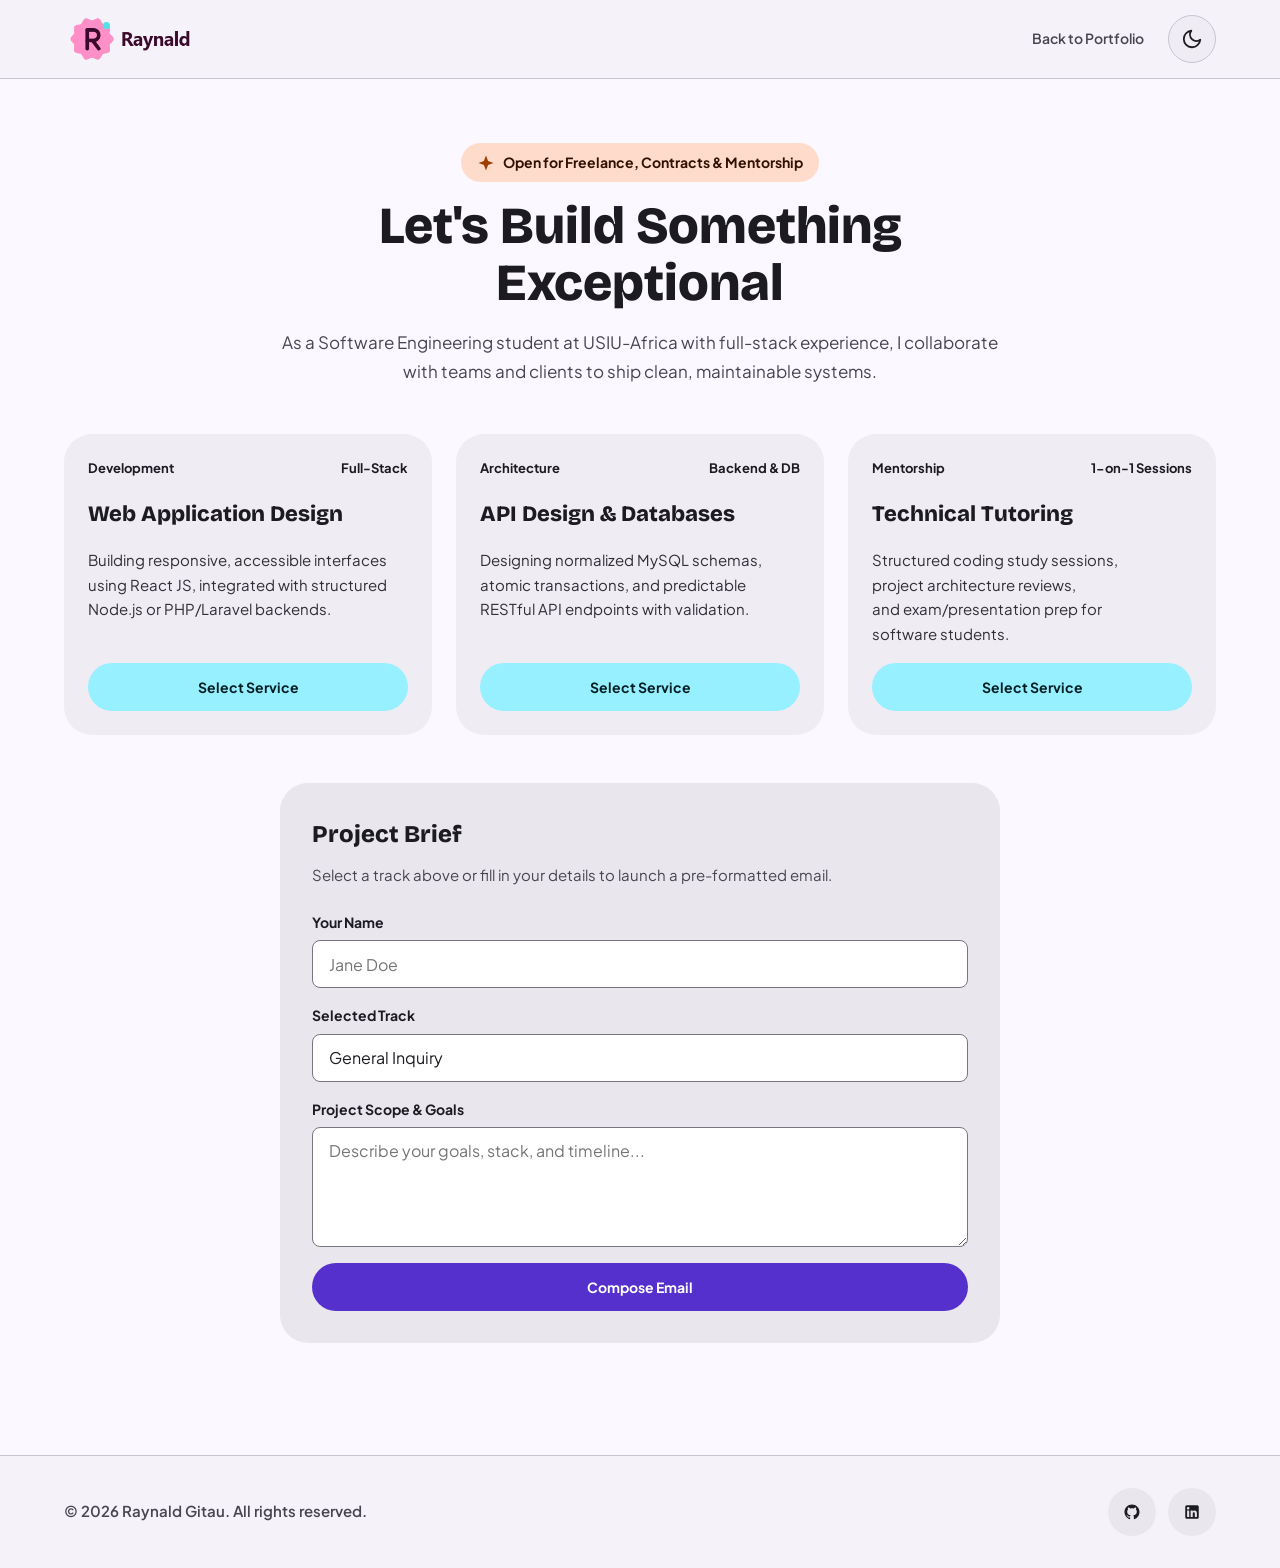
<file: hire-me.html>
<!DOCTYPE html>
<html lang="en">
<head>
    <meta charset="UTF-8">
    <meta name="viewport" content="width=device-width, initial-scale=1.0">
    <title>Hire Raynald Gitau — Full-Stack Software Developer</title>

    <link rel="icon" type="image/png" sizes="512x512" href="assets/logo-mark.png">
    <link rel="apple-touch-icon" sizes="180x180" href="assets/apple-touch-icon.png">
    <link rel="icon" type="image/png" sizes="32x32" href="assets/favicon-32x32.png">
    <link rel="icon" type="image/png" sizes="16x16" href="assets/favicon-16x16.png">

    <script>
        (function () {
            var saved = localStorage.getItem('m3-scheme');
            var dark = saved ? saved === 'dark' : window.matchMedia('(prefers-color-scheme: dark)').matches;
            document.documentElement.dataset.scheme = dark ? 'dark' : 'light';
        })();
    </script>

    <link rel="preconnect" href="https://fonts.googleapis.com">
    <link rel="preconnect" href="https://fonts.gstatic.com" crossorigin>
    <link href="https://fonts.googleapis.com/css2?family=Bricolage+Grotesque:wght@700;800&family=JetBrains+Mono:wght@400;600&family=Plus+Jakarta+Sans:wght@400;600;700&display=swap" rel="stylesheet">
    <link rel="stylesheet" href="styles.css">

    <style>
        .hire-header-center { text-align: center; max-width: 720px; margin: 0 auto var(--md-sys-space-12); }
        .hire-cards-grid { display: grid; grid-template-columns: repeat(auto-fit, minmax(280px, 1fr)); gap: var(--md-sys-space-6); margin-bottom: var(--md-sys-space-12); }
        .service-card { background-color: var(--md-sys-color-surface-container); border-radius: var(--md-sys-shape-corner-extra-large); padding: var(--md-sys-space-6); display: flex; flex-direction: column; gap: var(--md-sys-space-4); transition: transform var(--duration-hover) var(--ease-out), background-color var(--duration-hover) var(--ease-out); }
        .service-card.is-selected { background-color: var(--md-sys-color-primary-container); color: var(--md-sys-color-on-primary-container); }
        .service-card-top { display: flex; justify-content: space-between; align-items: center; font-size: 0.8125rem; font-weight: 700; }
        .service-card-title { font-size: 1.375rem; font-weight: 800; }
        .service-card-desc { font-size: var(--md-sys-typescale-body-medium-size); opacity: 0.9; flex-grow: 1; }
        .hire-form-card { background-color: var(--md-sys-color-surface-container-high); border-radius: var(--md-sys-shape-corner-extra-large); padding: var(--md-sys-space-8); max-width: 720px; margin: 0 auto; }
        .hire-form { display: flex; flex-direction: column; gap: var(--md-sys-space-4); margin-top: var(--md-sys-space-6); }
        .form-group { display: flex; flex-direction: column; gap: 6px; }
        .form-label { font-size: 0.875rem; font-weight: 700; color: var(--md-sys-color-on-surface); }
        .m3-input { width: 100%; min-height: var(--md-sys-touch-target); padding: 0.75rem 1rem; border-radius: var(--md-sys-shape-corner-small); border: 1px solid var(--md-sys-color-outline); background-color: var(--md-sys-color-surface-container-lowest); color: var(--md-sys-color-on-surface); font-family: inherit; font-size: 1rem; }
        .m3-textarea { min-height: 120px; resize: vertical; }
    </style>
</head>
<body>
    <a href="#main-content" class="skip-link">Skip to main content</a>

    <header class="m3-app-bar">
        <nav class="nav-container" aria-label="Hire Page Navigation">
            <a href="index.html" class="logo-link" aria-label="Raynald Gitau — Home">
                <img src="assets/logo-light.png" alt="Raynald" class="logo-img logo-img-light" width="156" height="54">
                <img src="assets/logo-dark.png" alt="Raynald" class="logo-img logo-img-dark" width="156" height="54">
            </a>

            <div class="nav-actions-right">
                <ul class="nav-links">
                    <li><a href="index.html" class="nav-item">Back to Portfolio</a></li>
                </ul>

                <button type="button" class="theme-toggle-btn" id="theme-toggle-btn" aria-pressed="false" aria-label="Switch to dark theme">
                    <svg class="icon-sun" width="22" height="22" viewBox="0 0 24 24" fill="none" stroke="currentColor" stroke-width="2" stroke-linecap="round" stroke-linejoin="round" aria-hidden="true" style="display:none">
                        <circle cx="12" cy="12" r="4"/><path d="M12 2v2M12 20v2M4.93 4.93l1.41 1.41M17.66 17.66l1.41 1.41M2 12h2M20 12h2M6.34 17.66l-1.41 1.41M19.07 4.93l-1.41 1.41"/>
                    </svg>
                    <svg class="icon-moon" width="22" height="22" viewBox="0 0 24 24" fill="none" stroke="currentColor" stroke-width="2" stroke-linecap="round" stroke-linejoin="round" aria-hidden="true">
                        <path d="M21 12.79A9 9 0 1 1 11.21 3 7 7 0 0 0 21 12.79z"/>
                    </svg>
                </button>
            </div>
        </nav>
    </header>

    <main id="main-content" class="section-container">
        <div class="hire-header-center">
            <div class="status-pill" style="margin-bottom: 1rem;">
                <svg class="status-star" viewBox="0 0 24 24" fill="currentColor" aria-hidden="true">
                    <path d="M12 2L14.8 9.2L22 12L14.8 14.8L12 22L9.2 14.8L2 12L9.2 9.2L12 2Z"/>
                </svg>
                <span>Open for Freelance, Contracts &amp; Mentorship</span>
            </div>
            <h1 class="case-study-title">Let's Build Something Exceptional</h1>
            <p class="case-study-lead" style="margin: 0 auto;">
                As a Software Engineering student at USIU-Africa with full-stack experience, I collaborate with teams and clients to ship clean, maintainable systems.
            </p>
        </div>

        <div class="hire-cards-grid">
            <article class="service-card" data-service="Web Application Development">
                <div class="service-card-top">
                    <span>Development</span>
                    <span>Full-Stack</span>
                </div>
                <h2 class="service-card-title">Web Application Design</h2>
                <p class="service-card-desc">
                    Building responsive, accessible interfaces using React JS, integrated with structured Node.js or PHP/Laravel backends.
                </p>
                <button type="button" class="btn btn-secondary select-service-btn">Select Service</button>
            </article>

            <article class="service-card" data-service="API Design & Infrastructure">
                <div class="service-card-top">
                    <span>Architecture</span>
                    <span>Backend &amp; DB</span>
                </div>
                <h2 class="service-card-title">API Design &amp; Databases</h2>
                <p class="service-card-desc">
                    Designing normalized MySQL schemas, atomic transactions, and predictable RESTful API endpoints with validation.
                </p>
                <button type="button" class="btn btn-secondary select-service-btn">Select Service</button>
            </article>

            <article class="service-card" data-service="Technical Tutoring & Mentorship">
                <div class="service-card-top">
                    <span>Mentorship</span>
                    <span>1-on-1 Sessions</span>
                </div>
                <h2 class="service-card-title">Technical Tutoring</h2>
                <p class="service-card-desc">
                    Structured coding study sessions, project architecture reviews, and exam/presentation prep for software students.
                </p>
                <button type="button" class="btn btn-secondary select-service-btn">Select Service</button>
            </article>
        </div>

        <section class="hire-form-card" id="hire-form" aria-labelledby="intake-title">
            <h2 id="intake-title" class="contact-card-title">Project Brief</h2>
            <p class="contact-card-sub" style="margin-bottom: 0;">Select a track above or fill in your details to launch a pre-formatted email.</p>

            <form class="hire-form" id="project-intake-form">
                <div class="form-group">
                    <label for="client-name" class="form-label">Your Name</label>
                    <input type="text" id="client-name" class="m3-input" placeholder="Jane Doe" required>
                </div>

                <div class="form-group">
                    <label for="selected-service-field" class="form-label">Selected Track</label>
                    <input type="text" id="selected-service-field" class="m3-input" value="General Inquiry" readonly>
                </div>

                <div class="form-group">
                    <label for="project-scope" class="form-label">Project Scope &amp; Goals</label>
                    <textarea id="project-scope" class="m3-input m3-textarea" placeholder="Describe your goals, stack, and timeline..." required></textarea>
                </div>

                <button type="submit" class="btn btn-primary btn-block">Compose Email</button>
            </form>
        </section>
    </main>

    <footer class="footer">
        <div class="footer-container">
            <p>&copy; 2026 Raynald Gitau. All rights reserved.</p>
            <div class="social-touch-group">
                <a href="https://github.com/rayynaldgitau" target="_blank" rel="noopener noreferrer" class="social-touch-btn" aria-label="GitHub Profile (opens in new window)">
                    <svg width="18" height="18" viewBox="0 0 24 24" fill="currentColor" aria-hidden="true"><path d="M12 2C6.477 2 2 6.484 2 12.017c0 4.425 2.865 8.18 6.839 9.504.5.092.682-.217.682-.483 0-.237-.008-.868-.013-1.703-2.782.605-3.369-1.343-3.369-1.343-.454-1.158-1.11-1.466-1.11-1.466-.908-.62.069-.608.069-.608 1.003.07 1.53 1.032 1.53 1.032.892 1.53 2.341 1.088 2.91.832.092-.647.35-1.088.636-1.338-2.22-.253-4.555-1.113-4.555-4.951 0-1.093.39-1.988 1.029-2.688-.103-.253-.446-1.272.098-2.65 0 0 .84-.27 2.75 1.026A9.564 9.564 0 0112 6.844c.85.004 1.705.115 2.504.337 1.909-1.296 2.747-1.027 2.747-1.027.546 1.379.202 2.398.1 2.651.64.7 1.028 1.595 1.028 2.688 0 3.848-2.339 4.695-4.566 4.943.359.309.678.92.678 1.855 0 1.338-.012 2.419-.012 2.747 0 .268.18.58.688.482A10.019 10.019 0 0022 12.017C22 6.484 17.522 2 12 2z"/></svg>
                </a>
                <a href="https://linkedin.com/in/raynaldgitau" target="_blank" rel="noopener noreferrer" class="social-touch-btn" aria-label="LinkedIn Profile (opens in new window)">
                    <svg width="18" height="18" viewBox="0 0 24 24" fill="currentColor" aria-hidden="true"><path d="M19 3a2 2 0 0 1 2 2v14a2 2 0 0 1-2 2H5a2 2 0 0 1-2-2V5a2 2 0 0 1 2-2h14m-.5 15.5v-5.3a3.26 3.26 0 0 0-3.26-3.26c-.85 0-1.84.52-2.28 1.3v-1.11h-2.79v8.37h2.79v-4.93c0-.77.62-1.4 1.39-1.4a1.4 1.4 0 0 1 1.4 1.4v4.93h2.75M6.88 8.56a1.68 1.68 0 0 0 1.68-1.68c0-.93-.75-1.69-1.68-1.69a1.69 1.69 0 0 0-1.69 1.69c0 .93.76 1.68 1.69 1.68m1.39 9.94v-8.37H5.5v8.37h2.77z"/></svg>
                </a>
            </div>
        </div>
    </footer>

    <script>
        document.addEventListener('DOMContentLoaded', () => {
            const cards = document.querySelectorAll('.service-card');
            const serviceField = document.getElementById('selected-service-field');
            const scopeArea = document.getElementById('project-scope');
            const form = document.getElementById('project-intake-form');

            const templates = {
                'Web Application Development': "Hi Raynald,\n\nI'm looking to build a custom web application.\n\n- Project Goal:\n- Desired Stack (React/Node/Laravel):\n- Estimated Timeline:",
                'API Design & Infrastructure': "Hi Raynald,\n\nI have a backend/API architecture requirement.\n\n- Current Database:\n- Endpoint Requirements:\n- Timeline:",
                'Technical Tutoring & Mentorship': "Hi Raynald,\n\nI'm looking to book 1-on-1 engineering tutoring.\n\n- Topics/Languages:\n- Goals:\n- Preferred Schedule:"
            };

            cards.forEach(card => {
                const btn = card.querySelector('.select-service-btn');
                if (!btn) return;
                btn.addEventListener('click', () => {
                    cards.forEach(c => {
                        c.classList.remove('is-selected');
                        const b = c.querySelector('.select-service-btn');
                        if (b) {
                            b.textContent = 'Select Service';
                            b.classList.add('btn-secondary');
                            b.classList.remove('btn-primary');
                        }
                    });
                    card.classList.add('is-selected');
                    btn.textContent = 'Selected Track';
                    btn.classList.remove('btn-secondary');
                    btn.classList.add('btn-primary');

                    const track = card.getAttribute('data-service') || 'General Inquiry';
                    serviceField.value = track;
                    scopeArea.value = templates[track] || '';
                    scopeArea.focus();
                });
            });

            if (form) {
                form.addEventListener('submit', (e) => {
                    e.preventDefault();
                    const name = document.getElementById('client-name').value;
                    const track = serviceField.value;
                    const body = encodeURIComponent(scopeArea.value);
                    window.location.href = `mailto:raynaldgitau@gmail.com?subject=${encodeURIComponent('Project Intake: ' + track + ' - ' + name)}&body=${body}`;
                });
            }
        });
    </script>
    <script src="script.js"></script>
</body>
</html>
</file>
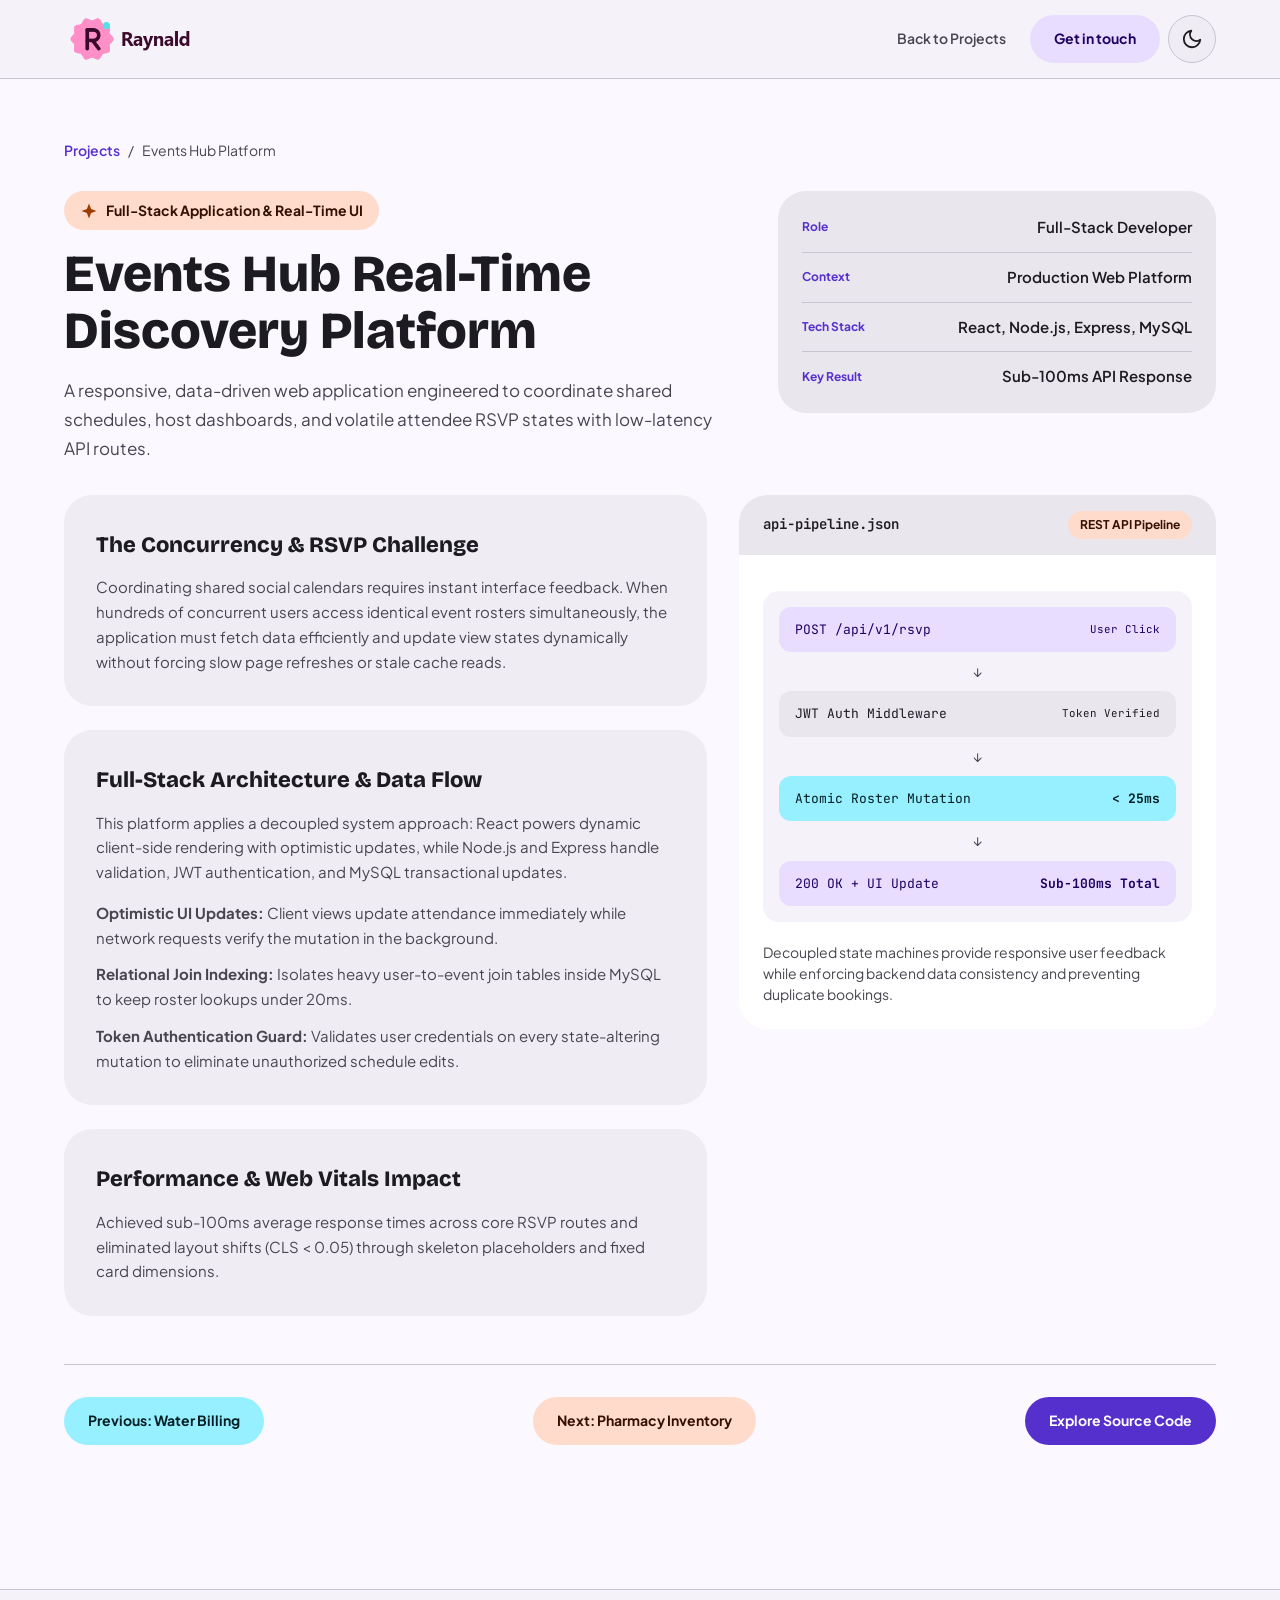
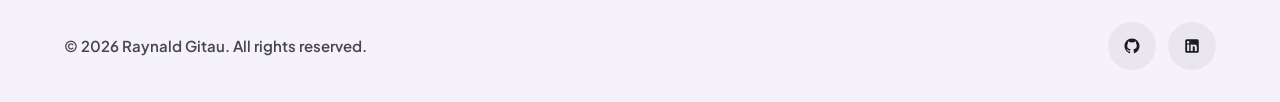
<file: project-events-hub.html>
<!DOCTYPE html>
<html lang="en">
<head>
    <meta charset="UTF-8">
    <meta name="viewport" content="width=device-width, initial-scale=1.0">
    <title>Events Hub Platform | Case Study — Raynald Gitau</title>

    <link rel="icon" type="image/png" sizes="512x512" href="assets/logo-mark.png">
    <link rel="apple-touch-icon" sizes="180x180" href="assets/apple-touch-icon.png">
    <link rel="icon" type="image/png" sizes="32x32" href="assets/favicon-32x32.png">
    <link rel="icon" type="image/png" sizes="16x16" href="assets/favicon-16x16.png">

    <script>
        (function () {
            var saved = localStorage.getItem('m3-scheme');
            var dark = saved ? saved === 'dark' : window.matchMedia('(prefers-color-scheme: dark)').matches;
            document.documentElement.dataset.scheme = dark ? 'dark' : 'light';
        })();
    </script>

    <link rel="preconnect" href="https://fonts.googleapis.com">
    <link rel="preconnect" href="https://fonts.gstatic.com" crossorigin>
    <link href="https://fonts.googleapis.com/css2?family=Bricolage+Grotesque:wght@700;800&family=JetBrains+Mono:wght@400;600&family=Plus+Jakarta+Sans:wght@400;600;700&display=swap" rel="stylesheet">
    <link rel="stylesheet" href="styles.css">
</head>
<body>
    <a href="#main-content" class="skip-link">Skip to main content</a>

    <header class="m3-app-bar">
        <nav class="nav-container" aria-label="Case Study Navigation">
            <a href="index.html" class="logo-link" aria-label="Raynald Gitau — Home">
                <img src="assets/logo-light.png" alt="Raynald" class="logo-img logo-img-light" width="156" height="54">
                <img src="assets/logo-dark.png" alt="Raynald" class="logo-img logo-img-dark" width="156" height="54">
            </a>

            <div class="nav-actions-right">
                <ul class="nav-links" id="primary-nav-links">
                    <li><a href="index.html#projects" class="nav-item">Back to Projects</a></li>
                    <li><a href="index.html#contact" class="btn-nav-cta">Get in touch</a></li>
                </ul>

                <button type="button" class="theme-toggle-btn" id="theme-toggle-btn" aria-pressed="false" aria-label="Switch to dark theme">
                    <svg class="icon-sun" width="22" height="22" viewBox="0 0 24 24" fill="none" stroke="currentColor" stroke-width="2" stroke-linecap="round" stroke-linejoin="round" aria-hidden="true" style="display:none">
                        <circle cx="12" cy="12" r="4"/><path d="M12 2v2M12 20v2M4.93 4.93l1.41 1.41M17.66 17.66l1.41 1.41M2 12h2M20 12h2M6.34 17.66l-1.41 1.41M19.07 4.93l-1.41 1.41"/>
                    </svg>
                    <svg class="icon-moon" width="22" height="22" viewBox="0 0 24 24" fill="none" stroke="currentColor" stroke-width="2" stroke-linecap="round" stroke-linejoin="round" aria-hidden="true">
                        <path d="M21 12.79A9 9 0 1 1 11.21 3 7 7 0 0 0 21 12.79z"/>
                    </svg>
                </button>
            </div>
        </nav>
    </header>

    <main id="main-content" class="section-container case-study-hero">
        <nav class="case-study-breadcrumb" aria-label="Breadcrumb">
            <a href="index.html#projects">Projects</a>
            <span aria-hidden="true">/</span>
            <span>Events Hub Platform</span>
        </nav>

        <div class="case-study-header-grid">
            <div>
                <div class="status-pill" style="margin-bottom: 1rem;">
                    <svg class="status-star" viewBox="0 0 24 24" fill="currentColor" aria-hidden="true">
                        <path d="M12 2L14.8 9.2L22 12L14.8 14.8L12 22L9.2 14.8L2 12L9.2 9.2L12 2Z"/>
                    </svg>
                    <span>Full-Stack Application &amp; Real-Time UI</span>
                </div>
                <h1 class="case-study-title">Events Hub Real-Time Discovery Platform</h1>
                <p class="case-study-lead">
                    A responsive, data-driven web application engineered to coordinate shared schedules, host dashboards, and volatile attendee RSVP states with low-latency API routes.
                </p>
            </div>

            <div class="case-meta-card">
                <div class="case-meta-grid">
                    <div class="case-meta-item">
                        <span class="case-meta-label">Role</span>
                        <span class="case-meta-val">Full-Stack Developer</span>
                    </div>
                    <div class="case-meta-item">
                        <span class="case-meta-label">Context</span>
                        <span class="case-meta-val">Production Web Platform</span>
                    </div>
                    <div class="case-meta-item">
                        <span class="case-meta-label">Tech Stack</span>
                        <span class="case-meta-val">React, Node.js, Express, MySQL</span>
                    </div>
                    <div class="case-meta-item">
                        <span class="case-meta-label">Key Result</span>
                        <span class="case-meta-val">Sub-100ms API Response</span>
                    </div>
                </div>
            </div>
        </div>

        <div class="case-content-grid">
            <div class="case-narrative">
                <section class="case-card">
                    <h2 class="case-card-title">The Concurrency &amp; RSVP Challenge</h2>
                    <p class="case-card-body">
                        Coordinating shared social calendars requires instant interface feedback. When hundreds of concurrent users access identical event rosters simultaneously, the application must fetch data efficiently and update view states dynamically without forcing slow page refreshes or stale cache reads.
                    </p>
                </section>

                <section class="case-card">
                    <h2 class="case-card-title">Full-Stack Architecture &amp; Data Flow</h2>
                    <p class="case-card-body">
                        This platform applies a decoupled system approach: React powers dynamic client-side rendering with optimistic updates, while Node.js and Express handle validation, JWT authentication, and MySQL transactional updates.
                    </p>
                    <ul class="case-checkpoint-list">
                        <li class="case-checkpoint-item">
                            <span><strong>Optimistic UI Updates:</strong> Client views update attendance immediately while network requests verify the mutation in the background.</span>
                        </li>
                        <li class="case-checkpoint-item">
                            <span><strong>Relational Join Indexing:</strong> Isolates heavy user-to-event join tables inside MySQL to keep roster lookups under 20ms.</span>
                        </li>
                        <li class="case-checkpoint-item">
                            <span><strong>Token Authentication Guard:</strong> Validates user credentials on every state-altering mutation to eliminate unauthorized schedule edits.</span>
                        </li>
                    </ul>
                </section>

                <section class="case-card">
                    <h2 class="case-card-title">Performance &amp; Web Vitals Impact</h2>
                    <p class="case-card-body">
                        Achieved sub-100ms average response times across core RSVP routes and eliminated layout shifts (CLS &lt; 0.05) through skeleton placeholders and fixed card dimensions.
                    </p>
                </section>
            </div>

            <aside aria-label="API Flow Visualizer">
                <div class="code-window">
                    <div class="code-window-header">
                        <span class="file-name">api-pipeline.json</span>
                        <span class="skill-level-badge">REST API Pipeline</span>
                    </div>

                    <div class="code-window-body" style="padding: 1.5rem; flex-direction: column;">
                        <div class="pipeline-flow-card">
                            <div class="flow-node highlight-cyan">
                                <span>POST /api/v1/rsvp</span>
                                <small>User Click</small>
                            </div>
                            <div class="flow-arrow-down" aria-hidden="true">&darr;</div>

                            <div class="flow-node">
                                <span>JWT Auth Middleware</span>
                                <small>Token Verified</small>
                            </div>
                            <div class="flow-arrow-down" aria-hidden="true">&darr;</div>

                            <div class="flow-node highlight-emerald">
                                <span>Atomic Roster Mutation</span>
                                <strong>&lt; 25ms</strong>
                            </div>
                            <div class="flow-arrow-down" aria-hidden="true">&darr;</div>

                            <div class="flow-node highlight-cyan">
                                <span>200 OK + UI Update</span>
                                <strong>Sub-100ms Total</strong>
                            </div>
                        </div>

                        <p style="margin-top: 1.25rem; font-size: 0.875rem; color: var(--md-sys-color-on-surface-variant); line-height: 1.5;">
                            Decoupled state machines provide responsive user feedback while enforcing backend data consistency and preventing duplicate bookings.
                        </p>
                    </div>
                </div>
            </aside>
        </div>

        <nav class="case-nav-bar" aria-label="Project Navigation">
            <a href="project-water-billing.html" class="btn btn-secondary">Previous: Water Billing</a>
            <a href="project-pharmacy.html" class="btn btn-tonal">Next: Pharmacy Inventory</a>
            <a href="https://github.com/rayynaldgitau" target="_blank" rel="noopener noreferrer" class="btn btn-primary">
                <span>Explore Source Code</span>
                <span class="visually-hidden">(opens in new window)</span>
            </a>
        </nav>
    </main>

    <footer class="footer">
        <div class="footer-container">
            <p>&copy; 2026 Raynald Gitau. All rights reserved.</p>
            <div class="social-touch-group">
                <a href="https://github.com/rayynaldgitau" target="_blank" rel="noopener noreferrer" class="social-touch-btn" aria-label="GitHub Profile (opens in new window)">
                    <svg width="18" height="18" viewBox="0 0 24 24" fill="currentColor" aria-hidden="true"><path d="M12 2C6.477 2 2 6.484 2 12.017c0 4.425 2.865 8.18 6.839 9.504.5.092.682-.217.682-.483 0-.237-.008-.868-.013-1.703-2.782.605-3.369-1.343-3.369-1.343-.454-1.158-1.11-1.466-1.11-1.466-.908-.62.069-.608.069-.608 1.003.07 1.53 1.032 1.53 1.032.892 1.53 2.341 1.088 2.91.832.092-.647.35-1.088.636-1.338-2.22-.253-4.555-1.113-4.555-4.951 0-1.093.39-1.988 1.029-2.688-.103-.253-.446-1.272.098-2.65 0 0 .84-.27 2.75 1.026A9.564 9.564 0 0112 6.844c.85.004 1.705.115 2.504.337 1.909-1.296 2.747-1.027 2.747-1.027.546 1.379.202 2.398.1 2.651.64.7 1.028 1.595 1.028 2.688 0 3.848-2.339 4.695-4.566 4.943.359.309.678.92.678 1.855 0 1.338-.012 2.419-.012 2.747 0 .268.18.58.688.482A10.019 10.019 0 0022 12.017C22 6.484 17.522 2 12 2z"/></svg>
                </a>
                <a href="https://linkedin.com/in/raynaldgitau" target="_blank" rel="noopener noreferrer" class="social-touch-btn" aria-label="LinkedIn Profile (opens in new window)">
                    <svg width="18" height="18" viewBox="0 0 24 24" fill="currentColor" aria-hidden="true"><path d="M19 3a2 2 0 0 1 2 2v14a2 2 0 0 1-2 2H5a2 2 0 0 1-2-2V5a2 2 0 0 1 2-2h14m-.5 15.5v-5.3a3.26 3.26 0 0 0-3.26-3.26c-.85 0-1.84.52-2.28 1.3v-1.11h-2.79v8.37h2.79v-4.93c0-.77.62-1.4 1.39-1.4a1.4 1.4 0 0 1 1.4 1.4v4.93h2.75M6.88 8.56a1.68 1.68 0 0 0 1.68-1.68c0-.93-.75-1.69-1.68-1.69a1.69 1.69 0 0 0-1.69 1.69c0 .93.76 1.68 1.69 1.68m1.39 9.94v-8.37H5.5v8.37h2.77z"/></svg>
                </a>
            </div>
        </div>
    </footer>

    <script src="script.js"></script>
</body>
</html>
</file>
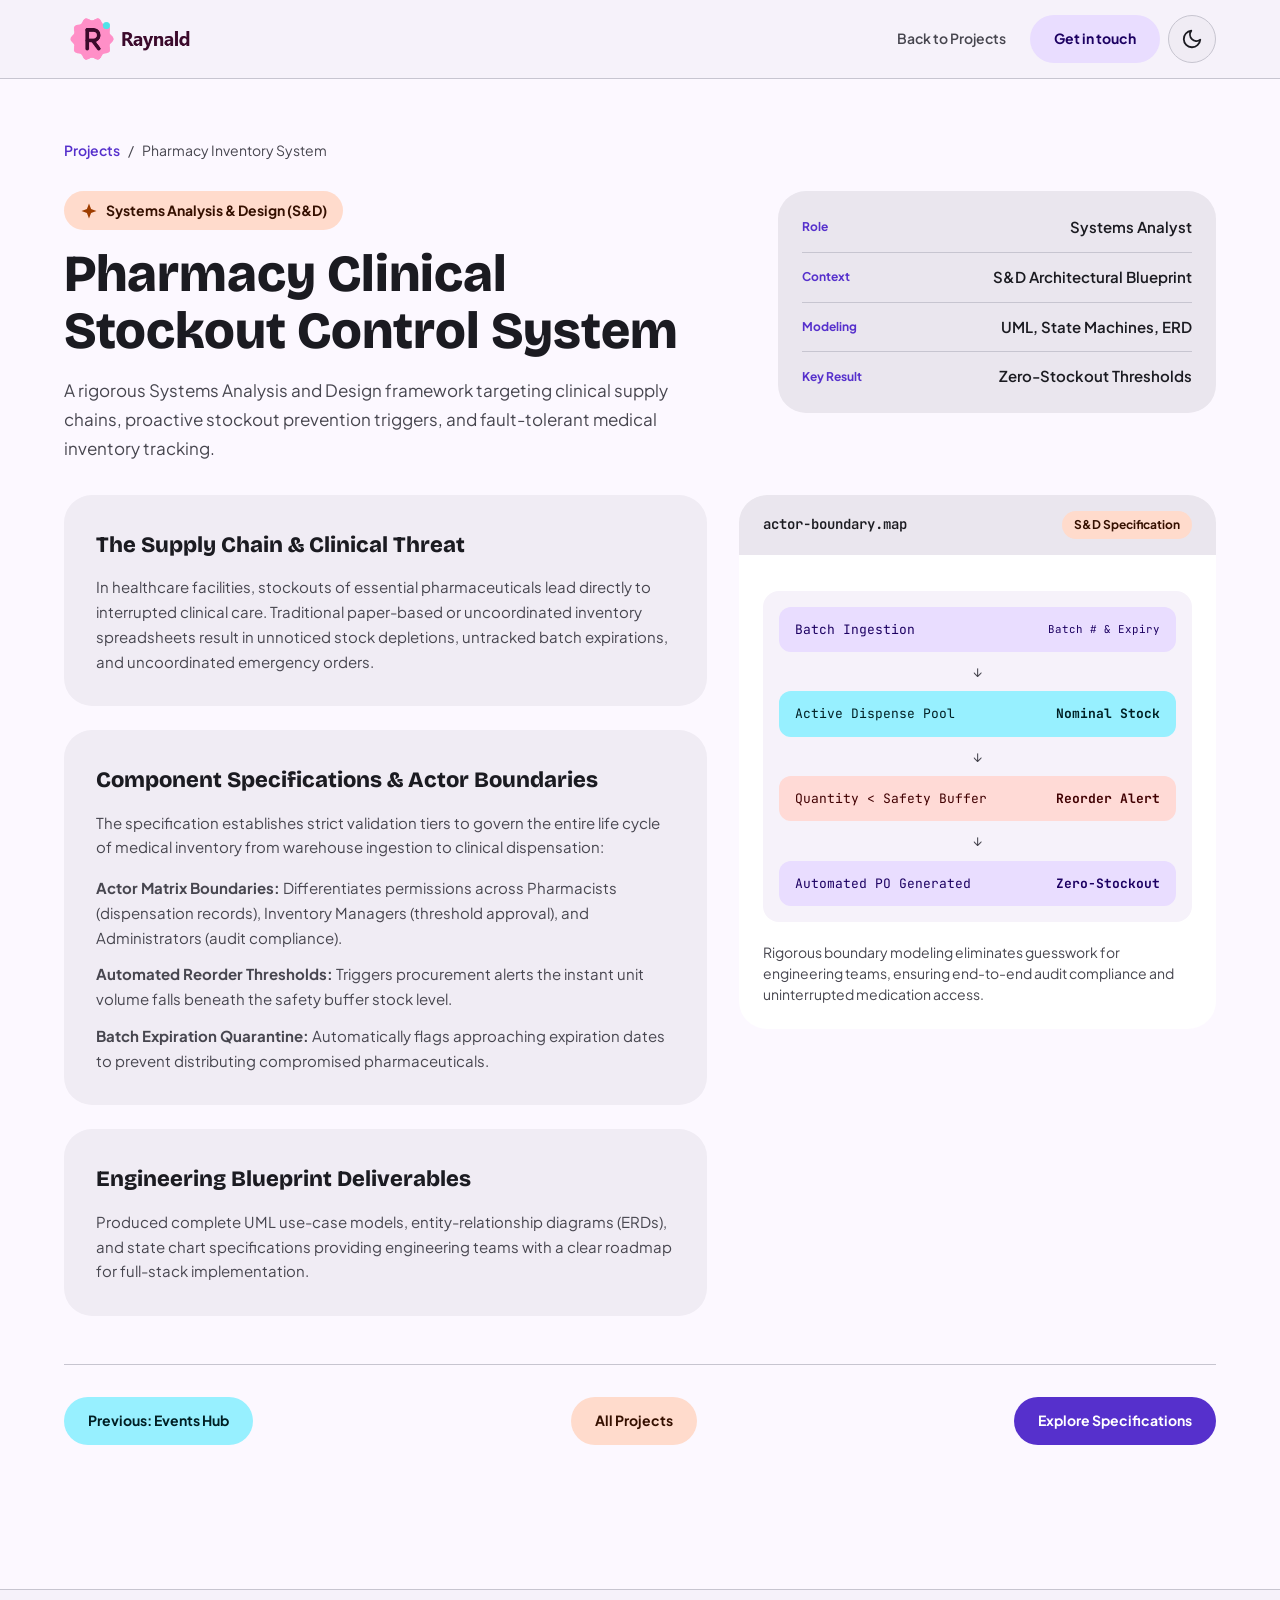
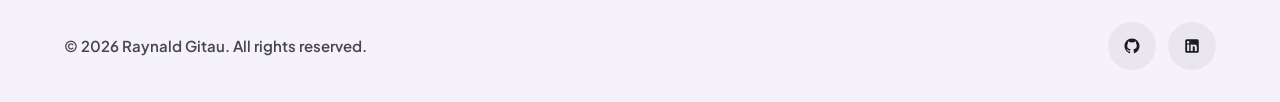
<file: project-pharmacy.html>
<!DOCTYPE html>
<html lang="en">
<head>
    <meta charset="UTF-8">
    <meta name="viewport" content="width=device-width, initial-scale=1.0">
    <title>Pharmacy Inventory System | Case Study — Raynald Gitau</title>

    <link rel="icon" type="image/png" sizes="512x512" href="assets/logo-mark.png">
    <link rel="apple-touch-icon" sizes="180x180" href="assets/apple-touch-icon.png">
    <link rel="icon" type="image/png" sizes="32x32" href="assets/favicon-32x32.png">
    <link rel="icon" type="image/png" sizes="16x16" href="assets/favicon-16x16.png">

    <script>
        (function () {
            var saved = localStorage.getItem('m3-scheme');
            var dark = saved ? saved === 'dark' : window.matchMedia('(prefers-color-scheme: dark)').matches;
            document.documentElement.dataset.scheme = dark ? 'dark' : 'light';
        })();
    </script>

    <link rel="preconnect" href="https://fonts.googleapis.com">
    <link rel="preconnect" href="https://fonts.gstatic.com" crossorigin>
    <link href="https://fonts.googleapis.com/css2?family=Bricolage+Grotesque:wght@700;800&family=JetBrains+Mono:wght@400;600&family=Plus+Jakarta+Sans:wght@400;600;700&display=swap" rel="stylesheet">
    <link rel="stylesheet" href="styles.css">
</head>
<body>
    <a href="#main-content" class="skip-link">Skip to main content</a>

    <header class="m3-app-bar">
        <nav class="nav-container" aria-label="Case Study Navigation">
            <a href="index.html" class="logo-link" aria-label="Raynald Gitau — Home">
                <img src="assets/logo-light.png" alt="Raynald" class="logo-img logo-img-light" width="156" height="54">
                <img src="assets/logo-dark.png" alt="Raynald" class="logo-img logo-img-dark" width="156" height="54">
            </a>

            <div class="nav-actions-right">
                <ul class="nav-links" id="primary-nav-links">
                    <li><a href="index.html#projects" class="nav-item">Back to Projects</a></li>
                    <li><a href="index.html#contact" class="btn-nav-cta">Get in touch</a></li>
                </ul>

                <button type="button" class="theme-toggle-btn" id="theme-toggle-btn" aria-pressed="false" aria-label="Switch to dark theme">
                    <svg class="icon-sun" width="22" height="22" viewBox="0 0 24 24" fill="none" stroke="currentColor" stroke-width="2" stroke-linecap="round" stroke-linejoin="round" aria-hidden="true" style="display:none">
                        <circle cx="12" cy="12" r="4"/><path d="M12 2v2M12 20v2M4.93 4.93l1.41 1.41M17.66 17.66l1.41 1.41M2 12h2M20 12h2M6.34 17.66l-1.41 1.41M19.07 4.93l-1.41 1.41"/>
                    </svg>
                    <svg class="icon-moon" width="22" height="22" viewBox="0 0 24 24" fill="none" stroke="currentColor" stroke-width="2" stroke-linecap="round" stroke-linejoin="round" aria-hidden="true">
                        <path d="M21 12.79A9 9 0 1 1 11.21 3 7 7 0 0 0 21 12.79z"/>
                    </svg>
                </button>
            </div>
        </nav>
    </header>

    <main id="main-content" class="section-container case-study-hero">
        <nav class="case-study-breadcrumb" aria-label="Breadcrumb">
            <a href="index.html#projects">Projects</a>
            <span aria-hidden="true">/</span>
            <span>Pharmacy Inventory System</span>
        </nav>

        <div class="case-study-header-grid">
            <div>
                <div class="status-pill" style="margin-bottom: 1rem;">
                    <svg class="status-star" viewBox="0 0 24 24" fill="currentColor" aria-hidden="true">
                        <path d="M12 2L14.8 9.2L22 12L14.8 14.8L12 22L9.2 14.8L2 12L9.2 9.2L12 2Z"/>
                    </svg>
                    <span>Systems Analysis &amp; Design (S&amp;D)</span>
                </div>
                <h1 class="case-study-title">Pharmacy Clinical Stockout Control System</h1>
                <p class="case-study-lead">
                    A rigorous Systems Analysis and Design framework targeting clinical supply chains, proactive stockout prevention triggers, and fault-tolerant medical inventory tracking.
                </p>
            </div>

            <div class="case-meta-card">
                <div class="case-meta-grid">
                    <div class="case-meta-item">
                        <span class="case-meta-label">Role</span>
                        <span class="case-meta-val">Systems Analyst</span>
                    </div>
                    <div class="case-meta-item">
                        <span class="case-meta-label">Context</span>
                        <span class="case-meta-val">S&amp;D Architectural Blueprint</span>
                    </div>
                    <div class="case-meta-item">
                        <span class="case-meta-label">Modeling</span>
                        <span class="case-meta-val">UML, State Machines, ERD</span>
                    </div>
                    <div class="case-meta-item">
                        <span class="case-meta-label">Key Result</span>
                        <span class="case-meta-val">Zero-Stockout Thresholds</span>
                    </div>
                </div>
            </div>
        </div>

        <div class="case-content-grid">
            <div class="case-narrative">
                <section class="case-card">
                    <h2 class="case-card-title">The Supply Chain &amp; Clinical Threat</h2>
                    <p class="case-card-body">
                        In healthcare facilities, stockouts of essential pharmaceuticals lead directly to interrupted clinical care. Traditional paper-based or uncoordinated inventory spreadsheets result in unnoticed stock depletions, untracked batch expirations, and uncoordinated emergency orders.
                    </p>
                </section>

                <section class="case-card">
                    <h2 class="case-card-title">Component Specifications &amp; Actor Boundaries</h2>
                    <p class="case-card-body">
                        The specification establishes strict validation tiers to govern the entire life cycle of medical inventory from warehouse ingestion to clinical dispensation:
                    </p>
                    <ul class="case-checkpoint-list">
                        <li class="case-checkpoint-item">
                            <span><strong>Actor Matrix Boundaries:</strong> Differentiates permissions across Pharmacists (dispensation records), Inventory Managers (threshold approval), and Administrators (audit compliance).</span>
                        </li>
                        <li class="case-checkpoint-item">
                            <span><strong>Automated Reorder Thresholds:</strong> Triggers procurement alerts the instant unit volume falls beneath the safety buffer stock level.</span>
                        </li>
                        <li class="case-checkpoint-item">
                            <span><strong>Batch Expiration Quarantine:</strong> Automatically flags approaching expiration dates to prevent distributing compromised pharmaceuticals.</span>
                        </li>
                    </ul>
                </section>

                <section class="case-card">
                    <h2 class="case-card-title">Engineering Blueprint Deliverables</h2>
                    <p class="case-card-body">
                        Produced complete UML use-case models, entity-relationship diagrams (ERDs), and state chart specifications providing engineering teams with a clear roadmap for full-stack implementation.
                    </p>
                </section>
            </div>

            <aside aria-label="System Boundary Map">
                <div class="code-window">
                    <div class="code-window-header">
                        <span class="file-name">actor-boundary.map</span>
                        <span class="skill-level-badge">S&amp;D Specification</span>
                    </div>

                    <div class="code-window-body" style="padding: 1.5rem; flex-direction: column;">
                        <div class="pipeline-flow-card">
                            <div class="flow-node highlight-cyan">
                                <span>Batch Ingestion</span>
                                <small>Batch # &amp; Expiry</small>
                            </div>
                            <div class="flow-arrow-down" aria-hidden="true">&darr;</div>

                            <div class="flow-node highlight-emerald">
                                <span>Active Dispense Pool</span>
                                <strong>Nominal Stock</strong>
                            </div>
                            <div class="flow-arrow-down" aria-hidden="true">&darr;</div>

                            <div class="flow-node highlight-danger">
                                <span>Quantity &lt; Safety Buffer</span>
                                <strong>Reorder Alert</strong>
                            </div>
                            <div class="flow-arrow-down" aria-hidden="true">&darr;</div>

                            <div class="flow-node highlight-cyan">
                                <span>Automated PO Generated</span>
                                <strong>Zero-Stockout</strong>
                            </div>
                        </div>

                        <p style="margin-top: 1.25rem; font-size: 0.875rem; color: var(--md-sys-color-on-surface-variant); line-height: 1.5;">
                            Rigorous boundary modeling eliminates guesswork for engineering teams, ensuring end-to-end audit compliance and uninterrupted medication access.
                        </p>
                    </div>
                </div>
            </aside>
        </div>

        <nav class="case-nav-bar" aria-label="Project Navigation">
            <a href="project-events-hub.html" class="btn btn-secondary">Previous: Events Hub</a>
            <a href="index.html#projects" class="btn btn-tonal">All Projects</a>
            <a href="https://github.com/rayynaldgitau" target="_blank" rel="noopener noreferrer" class="btn btn-primary">
                <span>Explore Specifications</span>
                <span class="visually-hidden">(opens in new window)</span>
            </a>
        </nav>
    </main>

    <footer class="footer">
        <div class="footer-container">
            <p>&copy; 2026 Raynald Gitau. All rights reserved.</p>
            <div class="social-touch-group">
                <a href="https://github.com/rayynaldgitau" target="_blank" rel="noopener noreferrer" class="social-touch-btn" aria-label="GitHub Profile (opens in new window)">
                    <svg width="18" height="18" viewBox="0 0 24 24" fill="currentColor" aria-hidden="true"><path d="M12 2C6.477 2 2 6.484 2 12.017c0 4.425 2.865 8.18 6.839 9.504.5.092.682-.217.682-.483 0-.237-.008-.868-.013-1.703-2.782.605-3.369-1.343-3.369-1.343-.454-1.158-1.11-1.466-1.11-1.466-.908-.62.069-.608.069-.608 1.003.07 1.53 1.032 1.53 1.032.892 1.53 2.341 1.088 2.91.832.092-.647.35-1.088.636-1.338-2.22-.253-4.555-1.113-4.555-4.951 0-1.093.39-1.988 1.029-2.688-.103-.253-.446-1.272.098-2.65 0 0 .84-.27 2.75 1.026A9.564 9.564 0 0112 6.844c.85.004 1.705.115 2.504.337 1.909-1.296 2.747-1.027 2.747-1.027.546 1.379.202 2.398.1 2.651.64.7 1.028 1.595 1.028 2.688 0 3.848-2.339 4.695-4.566 4.943.359.309.678.92.678 1.855 0 1.338-.012 2.419-.012 2.747 0 .268.18.58.688.482A10.019 10.019 0 0022 12.017C22 6.484 17.522 2 12 2z"/></svg>
                </a>
                <a href="https://linkedin.com/in/raynaldgitau" target="_blank" rel="noopener noreferrer" class="social-touch-btn" aria-label="LinkedIn Profile (opens in new window)">
                    <svg width="18" height="18" viewBox="0 0 24 24" fill="currentColor" aria-hidden="true"><path d="M19 3a2 2 0 0 1 2 2v14a2 2 0 0 1-2 2H5a2 2 0 0 1-2-2V5a2 2 0 0 1 2-2h14m-.5 15.5v-5.3a3.26 3.26 0 0 0-3.26-3.26c-.85 0-1.84.52-2.28 1.3v-1.11h-2.79v8.37h2.79v-4.93c0-.77.62-1.4 1.39-1.4a1.4 1.4 0 0 1 1.4 1.4v4.93h2.75M6.88 8.56a1.68 1.68 0 0 0 1.68-1.68c0-.93-.75-1.69-1.68-1.69a1.69 1.69 0 0 0-1.69 1.69c0 .93.76 1.68 1.69 1.68m1.39 9.94v-8.37H5.5v8.37h2.77z"/></svg>
                </a>
            </div>
        </div>
    </footer>

    <script src="script.js"></script>
</body>
</html>
</file>
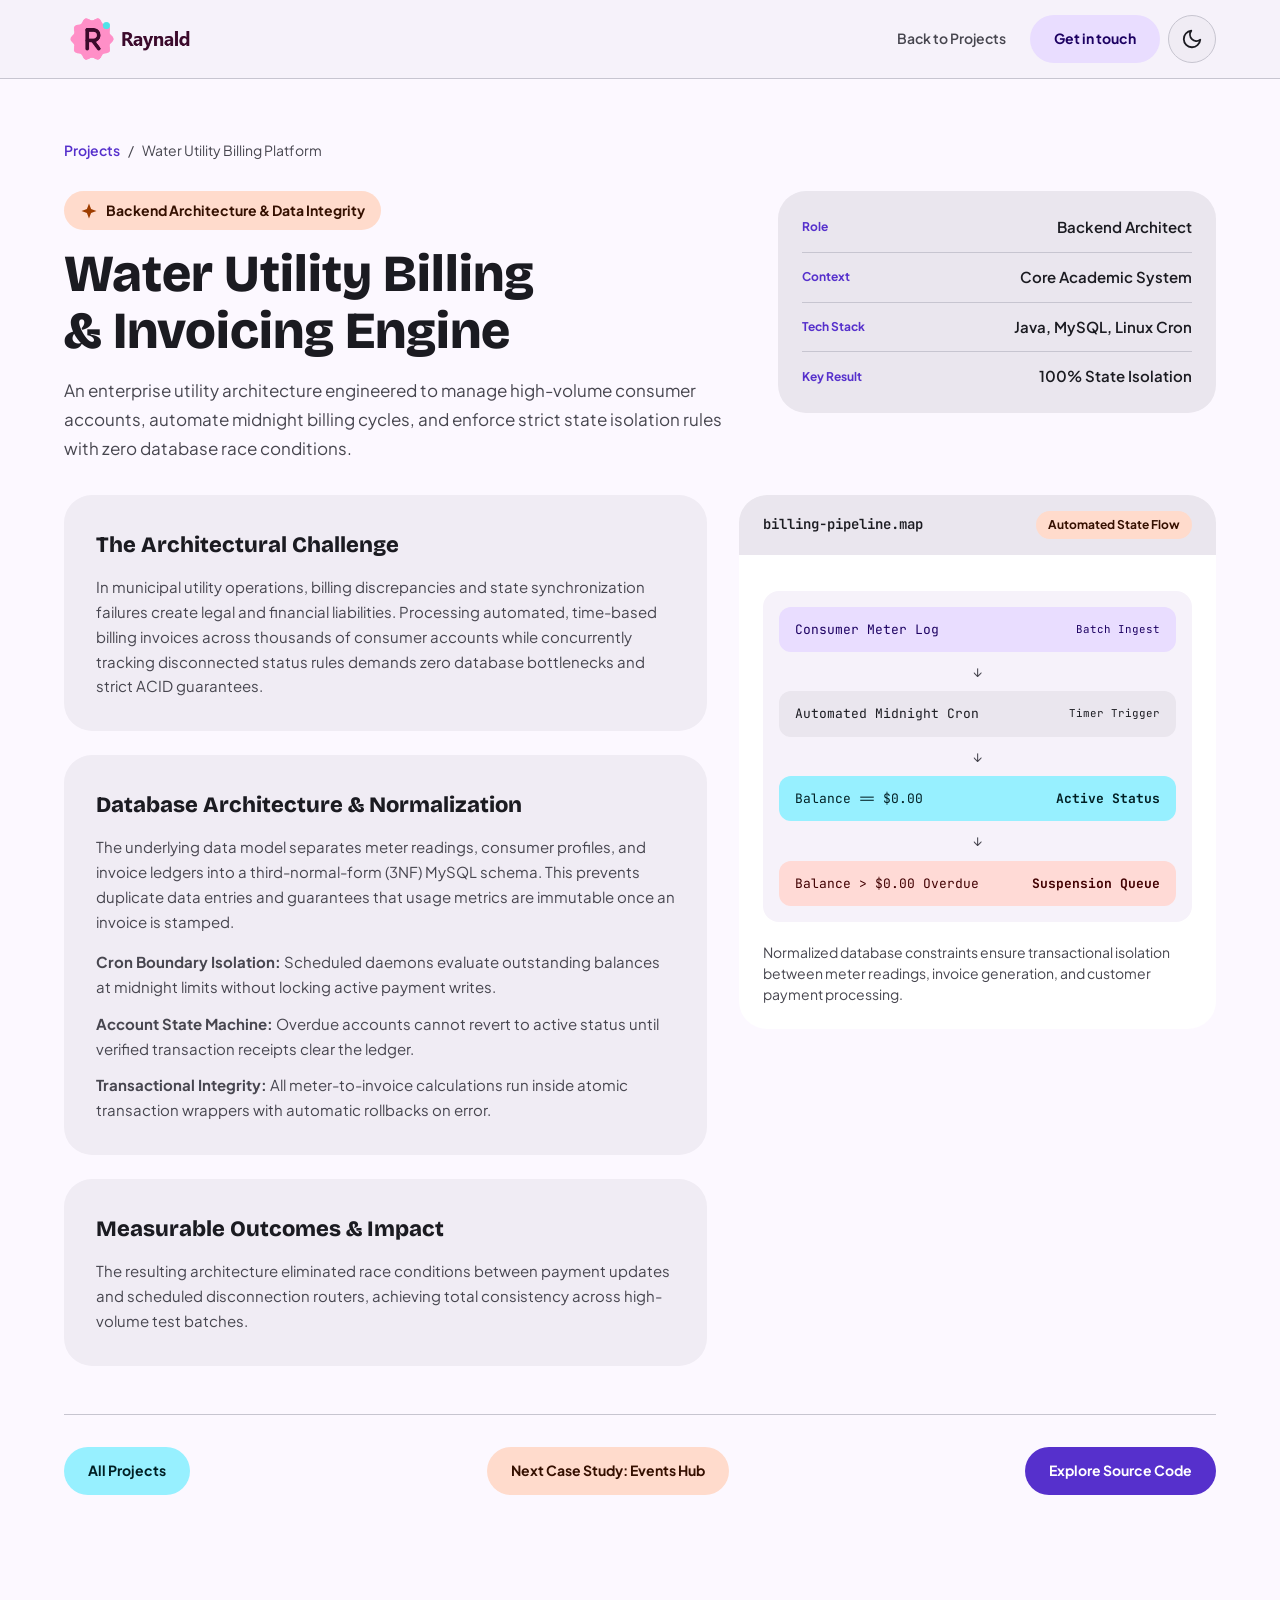
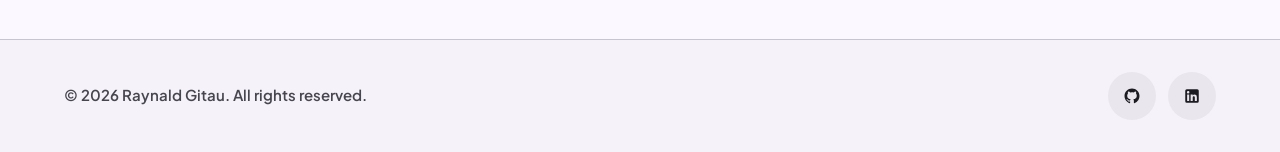
<file: project-water-billing.html>
<!DOCTYPE html>
<html lang="en">
<head>
    <meta charset="UTF-8">
    <meta name="viewport" content="width=device-width, initial-scale=1.0">
    <title>Water Billing Platform | Case Study — Raynald Gitau</title>

    <link rel="icon" type="image/png" sizes="512x512" href="assets/logo-mark.png">
    <link rel="apple-touch-icon" sizes="180x180" href="assets/apple-touch-icon.png">
    <link rel="icon" type="image/png" sizes="32x32" href="assets/favicon-32x32.png">
    <link rel="icon" type="image/png" sizes="16x16" href="assets/favicon-16x16.png">

    <script>
        (function () {
            var saved = localStorage.getItem('m3-scheme');
            var dark = saved ? saved === 'dark' : window.matchMedia('(prefers-color-scheme: dark)').matches;
            document.documentElement.dataset.scheme = dark ? 'dark' : 'light';
        })();
    </script>

    <link rel="preconnect" href="https://fonts.googleapis.com">
    <link rel="preconnect" href="https://fonts.gstatic.com" crossorigin>
    <link href="https://fonts.googleapis.com/css2?family=Bricolage+Grotesque:wght@700;800&family=JetBrains+Mono:wght@400;600&family=Plus+Jakarta+Sans:wght@400;600;700&display=swap" rel="stylesheet">
    <link rel="stylesheet" href="styles.css">
</head>
<body>
    <a href="#main-content" class="skip-link">Skip to main content</a>

    <header class="m3-app-bar">
        <nav class="nav-container" aria-label="Case Study Navigation">
            <a href="index.html" class="logo-link" aria-label="Raynald Gitau — Home">
                <img src="assets/logo-light.png" alt="Raynald" class="logo-img logo-img-light" width="156" height="54">
                <img src="assets/logo-dark.png" alt="Raynald" class="logo-img logo-img-dark" width="156" height="54">
            </a>

            <div class="nav-actions-right">
                <ul class="nav-links" id="primary-nav-links">
                    <li><a href="index.html#projects" class="nav-item">Back to Projects</a></li>
                    <li><a href="index.html#contact" class="btn-nav-cta">Get in touch</a></li>
                </ul>

                <button type="button" class="theme-toggle-btn" id="theme-toggle-btn" aria-pressed="false" aria-label="Switch to dark theme">
                    <svg class="icon-sun" width="22" height="22" viewBox="0 0 24 24" fill="none" stroke="currentColor" stroke-width="2" stroke-linecap="round" stroke-linejoin="round" aria-hidden="true" style="display:none">
                        <circle cx="12" cy="12" r="4"/><path d="M12 2v2M12 20v2M4.93 4.93l1.41 1.41M17.66 17.66l1.41 1.41M2 12h2M20 12h2M6.34 17.66l-1.41 1.41M19.07 4.93l-1.41 1.41"/>
                    </svg>
                    <svg class="icon-moon" width="22" height="22" viewBox="0 0 24 24" fill="none" stroke="currentColor" stroke-width="2" stroke-linecap="round" stroke-linejoin="round" aria-hidden="true">
                        <path d="M21 12.79A9 9 0 1 1 11.21 3 7 7 0 0 0 21 12.79z"/>
                    </svg>
                </button>
            </div>
        </nav>
    </header>

    <main id="main-content" class="section-container case-study-hero">
        <nav class="case-study-breadcrumb" aria-label="Breadcrumb">
            <a href="index.html#projects">Projects</a>
            <span aria-hidden="true">/</span>
            <span>Water Utility Billing Platform</span>
        </nav>

        <div class="case-study-header-grid">
            <div>
                <div class="status-pill" style="margin-bottom: 1rem;">
                    <svg class="status-star" viewBox="0 0 24 24" fill="currentColor" aria-hidden="true">
                        <path d="M12 2L14.8 9.2L22 12L14.8 14.8L12 22L9.2 14.8L2 12L9.2 9.2L12 2Z"/>
                    </svg>
                    <span>Backend Architecture &amp; Data Integrity</span>
                </div>
                <h1 class="case-study-title">Water Utility Billing &amp; Invoicing Engine</h1>
                <p class="case-study-lead">
                    An enterprise utility architecture engineered to manage high-volume consumer accounts, automate midnight billing cycles, and enforce strict state isolation rules with zero database race conditions.
                </p>
            </div>

            <div class="case-meta-card">
                <div class="case-meta-grid">
                    <div class="case-meta-item">
                        <span class="case-meta-label">Role</span>
                        <span class="case-meta-val">Backend Architect</span>
                    </div>
                    <div class="case-meta-item">
                        <span class="case-meta-label">Context</span>
                        <span class="case-meta-val">Core Academic System</span>
                    </div>
                    <div class="case-meta-item">
                        <span class="case-meta-label">Tech Stack</span>
                        <span class="case-meta-val">Java, MySQL, Linux Cron</span>
                    </div>
                    <div class="case-meta-item">
                        <span class="case-meta-label">Key Result</span>
                        <span class="case-meta-val">100% State Isolation</span>
                    </div>
                </div>
            </div>
        </div>

        <div class="case-content-grid">
            <div class="case-narrative">
                <section class="case-card">
                    <h2 class="case-card-title">The Architectural Challenge</h2>
                    <p class="case-card-body">
                        In municipal utility operations, billing discrepancies and state synchronization failures create legal and financial liabilities. Processing automated, time-based billing invoices across thousands of consumer accounts while concurrently tracking disconnected status rules demands zero database bottlenecks and strict ACID guarantees.
                    </p>
                </section>

                <section class="case-card">
                    <h2 class="case-card-title">Database Architecture &amp; Normalization</h2>
                    <p class="case-card-body">
                        The underlying data model separates meter readings, consumer profiles, and invoice ledgers into a third-normal-form (3NF) MySQL schema. This prevents duplicate data entries and guarantees that usage metrics are immutable once an invoice is stamped.
                    </p>
                    <ul class="case-checkpoint-list">
                        <li class="case-checkpoint-item">
                            <span><strong>Cron Boundary Isolation:</strong> Scheduled daemons evaluate outstanding balances at midnight limits without locking active payment writes.</span>
                        </li>
                        <li class="case-checkpoint-item">
                            <span><strong>Account State Machine:</strong> Overdue accounts cannot revert to active status until verified transaction receipts clear the ledger.</span>
                        </li>
                        <li class="case-checkpoint-item">
                            <span><strong>Transactional Integrity:</strong> All meter-to-invoice calculations run inside atomic transaction wrappers with automatic rollbacks on error.</span>
                        </li>
                    </ul>
                </section>

                <section class="case-card">
                    <h2 class="case-card-title">Measurable Outcomes &amp; Impact</h2>
                    <p class="case-card-body">
                        The resulting architecture eliminated race conditions between payment updates and scheduled disconnection routers, achieving total consistency across high-volume test batches.
                    </p>
                </section>
            </div>

            <aside aria-label="System Pipeline Diagram">
                <div class="code-window">
                    <div class="code-window-header">
                        <span class="file-name">billing-pipeline.map</span>
                        <span class="skill-level-badge">Automated State Flow</span>
                    </div>

                    <div class="code-window-body" style="padding: 1.5rem; flex-direction: column;">
                        <div class="pipeline-flow-card">
                            <div class="flow-node highlight-cyan">
                                <span>Consumer Meter Log</span>
                                <small>Batch Ingest</small>
                            </div>
                            <div class="flow-arrow-down" aria-hidden="true">&darr;</div>

                            <div class="flow-node">
                                <span>Automated Midnight Cron</span>
                                <small>Timer Trigger</small>
                            </div>
                            <div class="flow-arrow-down" aria-hidden="true">&darr;</div>

                            <div class="flow-node highlight-emerald">
                                <span>Balance == $0.00</span>
                                <strong>Active Status</strong>
                            </div>
                            <div class="flow-arrow-down" aria-hidden="true">&darr;</div>

                            <div class="flow-node highlight-danger">
                                <span>Balance &gt; $0.00 Overdue</span>
                                <strong>Suspension Queue</strong>
                            </div>
                        </div>

                        <p style="margin-top: 1.25rem; font-size: 0.875rem; color: var(--md-sys-color-on-surface-variant); line-height: 1.5;">
                            Normalized database constraints ensure transactional isolation between meter readings, invoice generation, and customer payment processing.
                        </p>
                    </div>
                </div>
            </aside>
        </div>

        <nav class="case-nav-bar" aria-label="Project Navigation">
            <a href="index.html#projects" class="btn btn-secondary">All Projects</a>
            <a href="project-events-hub.html" class="btn btn-tonal">Next Case Study: Events Hub</a>
            <a href="https://github.com/rayynaldgitau" target="_blank" rel="noopener noreferrer" class="btn btn-primary">
                <span>Explore Source Code</span>
                <span class="visually-hidden">(opens in new window)</span>
            </a>
        </nav>
    </main>

    <footer class="footer">
        <div class="footer-container">
            <p>&copy; 2026 Raynald Gitau. All rights reserved.</p>
            <div class="social-touch-group">
                <a href="https://github.com/rayynaldgitau" target="_blank" rel="noopener noreferrer" class="social-touch-btn" aria-label="GitHub Profile (opens in new window)">
                    <svg width="18" height="18" viewBox="0 0 24 24" fill="currentColor" aria-hidden="true"><path d="M12 2C6.477 2 2 6.484 2 12.017c0 4.425 2.865 8.18 6.839 9.504.5.092.682-.217.682-.483 0-.237-.008-.868-.013-1.703-2.782.605-3.369-1.343-3.369-1.343-.454-1.158-1.11-1.466-1.11-1.466-.908-.62.069-.608.069-.608 1.003.07 1.53 1.032 1.53 1.032.892 1.53 2.341 1.088 2.91.832.092-.647.35-1.088.636-1.338-2.22-.253-4.555-1.113-4.555-4.951 0-1.093.39-1.988 1.029-2.688-.103-.253-.446-1.272.098-2.65 0 0 .84-.27 2.75 1.026A9.564 9.564 0 0112 6.844c.85.004 1.705.115 2.504.337 1.909-1.296 2.747-1.027 2.747-1.027.546 1.379.202 2.398.1 2.651.64.7 1.028 1.595 1.028 2.688 0 3.848-2.339 4.695-4.566 4.943.359.309.678.92.678 1.855 0 1.338-.012 2.419-.012 2.747 0 .268.18.58.688.482A10.019 10.019 0 0022 12.017C22 6.484 17.522 2 12 2z"/></svg>
                </a>
                <a href="https://linkedin.com/in/raynaldgitau" target="_blank" rel="noopener noreferrer" class="social-touch-btn" aria-label="LinkedIn Profile (opens in new window)">
                    <svg width="18" height="18" viewBox="0 0 24 24" fill="currentColor" aria-hidden="true"><path d="M19 3a2 2 0 0 1 2 2v14a2 2 0 0 1-2 2H5a2 2 0 0 1-2-2V5a2 2 0 0 1 2-2h14m-.5 15.5v-5.3a3.26 3.26 0 0 0-3.26-3.26c-.85 0-1.84.52-2.28 1.3v-1.11h-2.79v8.37h2.79v-4.93c0-.77.62-1.4 1.39-1.4a1.4 1.4 0 0 1 1.4 1.4v4.93h2.75M6.88 8.56a1.68 1.68 0 0 0 1.68-1.68c0-.93-.75-1.69-1.68-1.69a1.69 1.69 0 0 0-1.69 1.69c0 .93.76 1.68 1.69 1.68m1.39 9.94v-8.37H5.5v8.37h2.77z"/></svg>
                </a>
            </div>
        </div>
    </footer>

    <script src="script.js"></script>
</body>
</html>
</file>
<file: styles.css>
/* ==========================================================================
   Material 3 Expressive Design System
   Seed: #6C3CE9 | Tonal Surfaces | Light & Dark Schemes | WCAG AA
   ========================================================================== */

:root {
    color-scheme: light;

    /* --- M3 Color Roles (Light Scheme) --- */
    --md-sys-color-primary: #5630CC;
    --md-sys-color-on-primary: #FFFFFF;
    --md-sys-color-primary-container: #E9DDFF;
    --md-sys-color-on-primary-container: #1C0062;

    --md-sys-color-secondary: #006874;
    --md-sys-color-on-secondary: #FFFFFF;
    --md-sys-color-secondary-container: #97F0FF;
    --md-sys-color-on-secondary-container: #001F24;

    --md-sys-color-tertiary: #9E3D00;
    --md-sys-color-on-tertiary: #FFFFFF;
    --md-sys-color-tertiary-container: #FFDBCC;
    --md-sys-color-on-tertiary-container: #351000;

    --md-sys-color-error: #BA1A1A;
    --md-sys-color-on-error: #FFFFFF;
    --md-sys-color-error-container: #FFDAD6;
    --md-sys-color-on-error-container: #410002;

    --md-sys-color-surface: #FCF8FF;
    --md-sys-color-on-surface: #1B1B21;
    --md-sys-color-on-surface-variant: #47464F;
    --md-sys-color-surface-container-lowest: #FFFFFF;
    --md-sys-color-surface-container-low: #F6F2FA;
    --md-sys-color-surface-container: #F0ECF4;
    --md-sys-color-surface-container-high: #EAE6EE;
    --md-sys-color-surface-container-highest: #E4E1E9;
    --md-sys-color-surface-dim: #DCD8E0;
    --md-sys-color-surface-bright: #FCF8FF;

    --md-sys-color-outline: #777680;
    --md-sys-color-outline-variant: #C7C5D0;
    --md-sys-color-inverse-surface: #303036;
    --md-sys-color-inverse-on-surface: #F3EFF7;
    --md-sys-color-inverse-primary: #CFBCFF;

    /* --- M3 Typography Tokens --- */
    --md-ref-typeface-brand: 'Bricolage Grotesque', 'Plus Jakarta Sans', system-ui, -apple-system, sans-serif;
    --md-ref-typeface-plain: 'Plus Jakarta Sans', system-ui, -apple-system, sans-serif;
    --md-ref-typeface-mono: 'JetBrains Mono', ui-monospace, SFMono-Regular, monospace;

    --md-sys-typescale-display-large-size: clamp(2.75rem, 1.8rem + 4.2vw, 4.75rem);
    --md-sys-typescale-display-large-line: 1.04;
    --md-sys-typescale-headline-large-size: clamp(1.875rem, 1.4rem + 2vw, 2.75rem);
    --md-sys-typescale-headline-large-line: 1.15;
    --md-sys-typescale-title-large-size: clamp(1.25rem, 1.1rem + 0.6vw, 1.5rem);
    --md-sys-typescale-body-large-size: 1.0625rem;
    --md-sys-typescale-body-medium-size: 0.9375rem;
    --md-sys-typescale-label-large-size: 0.875rem;

    /* --- M3 Shape Tokens --- */
    --md-sys-shape-corner-none: 0px;
    --md-sys-shape-corner-extra-small: 4px;
    --md-sys-shape-corner-small: 8px;
    --md-sys-shape-corner-medium: 12px;
    --md-sys-shape-corner-large: 16px;
    --md-sys-shape-corner-large-increased: 20px;
    --md-sys-shape-corner-extra-large: 28px;
    --md-sys-shape-corner-extra-large-increased: 32px;
    --md-sys-shape-corner-extra-extra-large: 48px;
    --md-sys-shape-corner-full: 9999px;

    /* --- Spacing (8dp Grid) & Touch Target --- */
    --md-sys-space-1: 0.25rem;
    --md-sys-space-2: 0.5rem;
    --md-sys-space-3: 0.75rem;
    --md-sys-space-4: 1rem;
    --md-sys-space-6: 1.5rem;
    --md-sys-space-8: 2rem;
    --md-sys-space-12: 3rem;
    --md-sys-space-16: 4rem;
    --md-sys-touch-target: 48px;

    /* --- M3 & Emil Kowalski Motion Tokens --- */
    --ease-out: cubic-bezier(0.23, 1, 0.32, 1);
    --ease-in-out: cubic-bezier(0.77, 0, 0.175, 1);
    --md-sys-motion-easing-emphasized: cubic-bezier(0.2, 0, 0, 1);
    --md-sys-motion-easing-emphasized-decelerate: cubic-bezier(0.05, 0.7, 0.1, 1);
    --md-sys-motion-easing-emphasized-accelerate: cubic-bezier(0.3, 0, 0.8, 0.15);
    --duration-press: 120ms;
    --duration-hover: 200ms;
    --duration-morph: 280ms;
    --duration-enter: 420ms;

    /* --- Legacy Aliases (temporary compatibility for subpages until updated) --- */
    --bg-main: var(--md-sys-color-surface);
    --bg-base: var(--md-sys-color-surface);
    --bg-card: var(--md-sys-color-surface-container);
    --bg-surface: var(--md-sys-color-surface-container);
    --bg-sunken: var(--md-sys-color-surface-container-low);
    --bg-nav: var(--md-sys-color-surface-container-low);
    --accent-cyan: var(--md-sys-color-primary);
    --accent-blue: var(--md-sys-color-primary);
    --accent-sage: var(--md-sys-color-secondary);
    --accent-emerald: var(--md-sys-color-secondary);
    --accent-violet: var(--md-sys-color-tertiary);
    --accent-muted: var(--md-sys-color-on-surface-variant);
    --text-primary: var(--md-sys-color-on-surface);
    --text-secondary: var(--md-sys-color-on-surface-variant);
    --text-muted: var(--md-sys-color-on-surface-variant);
    --border-light: var(--md-sys-color-outline-variant);
    --border-strong: var(--md-sys-color-outline);
    --border-subtle: var(--md-sys-color-outline-variant);
    --border-highlight: var(--md-sys-color-primary);
    --radius-sm: var(--md-sys-shape-corner-small);
    --radius-md: var(--md-sys-shape-corner-medium);
    --radius-lg: var(--md-sys-shape-corner-extra-large);
    --radius-full: var(--md-sys-shape-corner-full);
    --font-sans: var(--md-ref-typeface-plain);
    --font-mono: var(--md-ref-typeface-mono);
    --min-target: var(--md-sys-touch-target);
    --transition-snappy: var(--duration-hover) var(--ease-out);
}

[data-scheme="dark"] {
    color-scheme: dark;

    --md-sys-color-primary: #CFBCFF;
    --md-sys-color-on-primary: #330099;
    --md-sys-color-primary-container: #4B1FD4;
    --md-sys-color-on-primary-container: #E9DDFF;

    --md-sys-color-secondary: #4FD8EB;
    --md-sys-color-on-secondary: #00363D;
    --md-sys-color-secondary-container: #004F58;
    --md-sys-color-on-secondary-container: #97F0FF;

    --md-sys-color-tertiary: #FFB595;
    --md-sys-color-on-tertiary: #571E00;
    --md-sys-color-tertiary-container: #7B2D00;
    --md-sys-color-on-tertiary-container: #FFDBCC;

    --md-sys-color-error: #FFB4AB;
    --md-sys-color-on-error: #690005;
    --md-sys-color-error-container: #93000A;
    --md-sys-color-on-error-container: #FFDAD6;

    --md-sys-color-surface: #131318;
    --md-sys-color-on-surface: #E5E1E9;
    --md-sys-color-on-surface-variant: #C7C5D0;
    --md-sys-color-surface-container-lowest: #0E0E13;
    --md-sys-color-surface-container-low: #1B1B21;
    --md-sys-color-surface-container: #1F1F25;
    --md-sys-color-surface-container-high: #2A2930;
    --md-sys-color-surface-container-highest: #35343B;
    --md-sys-color-surface-dim: #131318;
    --md-sys-color-surface-bright: #39383F;

    --md-sys-color-outline: #918F9A;
    --md-sys-color-outline-variant: #47464F;
    --md-sys-color-inverse-surface: #E5E1E9;
    --md-sys-color-inverse-on-surface: #303036;
    --md-sys-color-inverse-primary: #5630CC;
}

/* ==========================================================================
   Base Reset & Accessibility
   ========================================================================== */
*, *::before, *::after {
    box-sizing: border-box;
    margin: 0;
    padding: 0;
}

html {
    scroll-behavior: smooth;
    background-color: var(--md-sys-color-surface);
}

body {
    background-color: var(--md-sys-color-surface);
    color: var(--md-sys-color-on-surface);
    font-family: var(--md-ref-typeface-plain);
    font-size: var(--md-sys-typescale-body-large-size);
    line-height: 1.65;
    overflow-x: hidden;
    -webkit-font-smoothing: antialiased;
    transition: background-color var(--duration-hover) var(--ease-out), color var(--duration-hover) var(--ease-out);
}

h1, h2, h3, h4 {
    font-family: var(--md-ref-typeface-brand);
    text-wrap: balance;
}

p {
    text-wrap: pretty;
    max-width: 72ch;
}

::selection {
    background-color: var(--md-sys-color-primary);
    color: var(--md-sys-color-on-primary);
}

.skip-link {
    position: fixed;
    top: -120px;
    left: var(--md-sys-space-4);
    background-color: var(--md-sys-color-primary);
    color: var(--md-sys-color-on-primary);
    padding: var(--md-sys-space-3) var(--md-sys-space-6);
    border-radius: var(--md-sys-shape-corner-full);
    font-weight: 600;
    font-size: var(--md-sys-typescale-label-large-size);
    text-decoration: none;
    z-index: 1000;
    min-height: var(--md-sys-touch-target);
    display: inline-flex;
    align-items: center;
    transition: top var(--duration-hover) var(--ease-out);
}

.skip-link:focus-visible {
    top: var(--md-sys-space-4);
}

.visually-hidden:where(:not(:focus-within, :active)) {
    position: absolute !important;
    clip-path: inset(50%) !important;
    overflow: hidden !important;
    width: 1px !important;
    height: 1px !important;
    margin: -1px !important;
    padding: 0 !important;
    border: 0 !important;
    white-space: nowrap !important;
}

:where(a, button, input, textarea, [tabindex]):focus-visible {
    outline: 3px solid var(--md-sys-color-primary);
    outline-offset: 3px;
}

/* ==========================================================================
   Decorative Background Shapes Layer (Behind Content)
   ========================================================================== */
.expressive-bg-layer {
    position: fixed;
    inset: 0;
    pointer-events: none;
    z-index: 0;
    overflow: hidden;
}

.geo-accent {
    position: absolute;
    will-change: transform;
}

.geo-star-1 {
    top: 14%;
    left: 4%;
    width: 44px;
    height: 44px;
    color: var(--md-sys-color-tertiary);
    opacity: 0.45;
}

.geo-circle-1 {
    top: 38%;
    right: 4%;
    width: 28px;
    height: 28px;
    color: var(--md-sys-color-secondary);
    opacity: 0.4;
}

.geo-squiggle-1 {
    top: 66%;
    left: 2%;
    width: 96px;
    height: 32px;
    color: var(--md-sys-color-primary);
    opacity: 0.35;
}

.geo-arc-1 {
    bottom: 12%;
    right: 6%;
    width: 68px;
    height: 68px;
    color: var(--md-sys-color-tertiary);
    opacity: 0.35;
}

/* ==========================================================================
   Top App Bar & Navigation (Tonal Surface, Zero Glass)
   ========================================================================== */
.m3-app-bar,
.glass-header {
    position: sticky;
    top: 0;
    width: 100%;
    background-color: var(--md-sys-color-surface-container-low);
    border-bottom: 1px solid var(--md-sys-color-outline-variant);
    z-index: 100;
    transition: background-color var(--duration-hover) var(--ease-out);
}

.nav-container {
    max-width: 1200px;
    margin: 0 auto;
    padding: var(--md-sys-space-3) var(--md-sys-space-6);
    display: flex;
    justify-content: space-between;
    align-items: center;
    gap: var(--md-sys-space-4);
}

.logo-link {
    text-decoration: none;
    min-height: var(--md-sys-touch-target);
    padding: 0 var(--md-sys-space-1);
    display: inline-flex;
    align-items: center;
    border-radius: var(--md-sys-shape-corner-full);
    transition: transform var(--duration-press) var(--ease-out);
}

.logo-link:active {
    transform: scale(0.97);
}

.logo-img {
    height: 54px;
    width: auto;
    display: block;
}

.logo-img-dark {
    display: none;
}

[data-scheme="dark"] .logo-img-light {
    display: none;
}

[data-scheme="dark"] .logo-img-dark {
    display: block;
}

.nav-actions-right {
    display: flex;
    align-items: center;
    gap: var(--md-sys-space-2);
}

.nav-links {
    display: flex;
    gap: var(--md-sys-space-2);
    list-style: none;
    align-items: center;
}

.nav-item {
    color: var(--md-sys-color-on-surface-variant);
    text-decoration: none;
    font-size: var(--md-sys-typescale-label-large-size);
    font-weight: 600;
    min-height: var(--md-sys-touch-target);
    padding: 0 var(--md-sys-space-4);
    border-radius: var(--md-sys-shape-corner-full);
    display: inline-flex;
    align-items: center;
    position: relative;
    transition: color var(--duration-hover) var(--ease-out), background-color var(--duration-hover) var(--ease-out);
}

.nav-item::after {
    content: "";
    position: absolute;
    left: var(--md-sys-space-4);
    right: var(--md-sys-space-4);
    bottom: 10px;
    height: 2.5px;
    border-radius: var(--md-sys-shape-corner-full);
    background-color: var(--md-sys-color-primary);
    transform: scaleX(0);
    transform-origin: left;
    transition: transform var(--duration-hover) var(--ease-out);
}

@media (hover: hover) and (pointer: fine) {
    .nav-item:hover {
        color: var(--md-sys-color-on-surface);
        background-color: var(--md-sys-color-surface-container-high);
    }
    .nav-item:hover::after {
        transform: scaleX(1);
    }
}

.btn-nav-cta {
    background-color: var(--md-sys-color-primary-container);
    color: var(--md-sys-color-on-primary-container);
    padding: 0 var(--md-sys-space-6);
    border-radius: var(--md-sys-shape-corner-full);
    font-size: var(--md-sys-typescale-label-large-size);
    font-weight: 700;
    text-decoration: none;
    min-height: var(--md-sys-touch-target);
    display: inline-flex;
    align-items: center;
    gap: var(--md-sys-space-2);
    transition: transform var(--duration-press) var(--ease-out), border-radius var(--duration-morph) var(--ease-out), background-color var(--duration-hover) var(--ease-out);
}

.btn-nav-cta:active {
    transform: scale(0.97);
    border-radius: var(--md-sys-shape-corner-medium);
}

@media (hover: hover) and (pointer: fine) {
    .btn-nav-cta:hover {
        background-color: var(--md-sys-color-primary);
        color: var(--md-sys-color-on-primary);
        border-radius: var(--md-sys-shape-corner-large);
    }
}

.theme-toggle-btn {
    min-width: var(--md-sys-touch-target);
    min-height: var(--md-sys-touch-target);
    border-radius: var(--md-sys-shape-corner-full);
    border: 1px solid var(--md-sys-color-outline-variant);
    background-color: var(--md-sys-color-surface-container);
    color: var(--md-sys-color-on-surface);
    cursor: pointer;
    display: inline-flex;
    align-items: center;
    justify-content: center;
    transition: transform var(--duration-press) var(--ease-out), border-radius var(--duration-morph) var(--ease-out), background-color var(--duration-hover) var(--ease-out);
}

.theme-toggle-btn:active {
    transform: scale(0.95);
    border-radius: var(--md-sys-shape-corner-medium);
}

@media (hover: hover) and (pointer: fine) {
    .theme-toggle-btn:hover {
        background-color: var(--md-sys-color-secondary-container);
        color: var(--md-sys-color-on-secondary-container);
        border-radius: var(--md-sys-shape-corner-large);
    }
}

.mobile-menu-btn {
    display: none;
    background-color: var(--md-sys-color-surface-container);
    border: 1px solid var(--md-sys-color-outline-variant);
    border-radius: var(--md-sys-shape-corner-full);
    color: var(--md-sys-color-on-surface);
    cursor: pointer;
    min-width: var(--md-sys-touch-target);
    min-height: var(--md-sys-touch-target);
    align-items: center;
    justify-content: center;
    transition: transform var(--duration-press) var(--ease-out);
}

.mobile-menu-btn:active {
    transform: scale(0.95);
}

/* ==========================================================================
   M3 Expressive Buttons (Pill -> Squircle Shape Morph)
   ========================================================================== */
.btn {
    min-height: var(--md-sys-touch-target);
    padding: 0 var(--md-sys-space-6);
    border-radius: var(--md-sys-shape-corner-full);
    font-family: var(--md-ref-typeface-plain);
    font-weight: 700;
    font-size: var(--md-sys-typescale-label-large-size);
    text-decoration: none;
    display: inline-flex;
    align-items: center;
    justify-content: center;
    gap: var(--md-sys-space-2);
    cursor: pointer;
    border: none;
    transition: transform var(--duration-press) var(--ease-out), border-radius var(--duration-morph) var(--ease-out), background-color var(--duration-hover) var(--ease-out), color var(--duration-hover) var(--ease-out);
}

.btn:active {
    transform: scale(0.97);
    border-radius: var(--md-sys-shape-corner-medium);
}

.btn-primary {
    background-color: var(--md-sys-color-primary);
    color: var(--md-sys-color-on-primary);
}

@media (hover: hover) and (pointer: fine) {
    .btn-primary:hover {
        border-radius: var(--md-sys-shape-corner-large);
        transform: translateY(-2px);
    }
}

.btn-secondary {
    background-color: var(--md-sys-color-secondary-container);
    color: var(--md-sys-color-on-secondary-container);
}

@media (hover: hover) and (pointer: fine) {
    .btn-secondary:hover {
        border-radius: var(--md-sys-shape-corner-large);
        transform: translateY(-2px);
    }
}

.btn-tonal {
    background-color: var(--md-sys-color-tertiary-container);
    color: var(--md-sys-color-on-tertiary-container);
}

.btn-text {
    background-color: transparent;
    color: var(--md-sys-color-primary);
    padding: 0 var(--md-sys-space-4);
}

@media (hover: hover) and (pointer: fine) {
    .btn-text:hover {
        background-color: var(--md-sys-color-surface-container-high);
    }
}

/* ==========================================================================
   Section Layout & Wavy Dividers
   ========================================================================== */
main {
    position: relative;
    z-index: 1;
}

.section-container {
    max-width: 1200px;
    margin: 0 auto;
    padding: var(--md-sys-space-16) var(--md-sys-space-6);
    position: relative;
}

.section-header {
    margin-bottom: var(--md-sys-space-12);
    max-width: 720px;
}

.section-kicker {
    display: inline-flex;
    align-items: center;
    gap: var(--md-sys-space-2);
    font-size: var(--md-sys-typescale-label-large-size);
    font-weight: 700;
    color: var(--md-sys-color-secondary);
    margin-bottom: var(--md-sys-space-3);
}

.section-title {
    font-size: var(--md-sys-typescale-headline-large-size);
    line-height: var(--md-sys-typescale-headline-large-line);
    font-weight: 800;
    letter-spacing: -0.025em;
    color: var(--md-sys-color-on-surface);
    margin-bottom: var(--md-sys-space-3);
}

.section-subtitle {
    color: var(--md-sys-color-on-surface-variant);
    font-size: var(--md-sys-typescale-body-large-size);
    line-height: 1.6;
}

.wavy-divider {
    width: 100%;
    max-width: 1200px;
    margin: 0 auto;
    padding: 0 var(--md-sys-space-6);
    height: 28px;
    display: block;
    overflow: visible;
}

/* ==========================================================================
   Hero Section (Expressive Type, Cookie Portrait, Organic Blob)
   ========================================================================== */
.hero-section {
    padding: var(--md-sys-space-12) var(--md-sys-space-6) var(--md-sys-space-16);
    max-width: 1200px;
    margin: 0 auto;
    position: relative;
}

.hero-container {
    display: grid;
    grid-template-columns: 1.25fr 0.75fr;
    gap: var(--md-sys-space-12);
    align-items: center;
}

.status-pill {
    display: inline-flex;
    align-items: center;
    gap: var(--md-sys-space-2);
    background-color: var(--md-sys-color-tertiary-container);
    color: var(--md-sys-color-on-tertiary-container);
    padding: var(--md-sys-space-2) var(--md-sys-space-4);
    border-radius: var(--md-sys-shape-corner-full);
    font-size: var(--md-sys-typescale-label-large-size);
    font-weight: 700;
    margin-bottom: var(--md-sys-space-6);
}

.status-star {
    width: 18px;
    height: 18px;
    color: var(--md-sys-color-tertiary);
    flex-shrink: 0;
}

.hero-title {
    font-size: var(--md-sys-typescale-display-large-size);
    line-height: var(--md-sys-typescale-display-large-line);
    font-weight: 800;
    letter-spacing: -0.035em;
    color: var(--md-sys-color-on-surface);
    margin-bottom: var(--md-sys-space-6);
}

.hero-lead {
    font-size: 1.125rem;
    line-height: 1.7;
    color: var(--md-sys-color-on-surface-variant);
    max-width: 58ch;
    margin-bottom: var(--md-sys-space-8);
}

.hero-lead strong {
    color: var(--md-sys-color-on-surface);
}

.hero-cta-group {
    display: flex;
    gap: var(--md-sys-space-4);
    flex-wrap: wrap;
    align-items: center;
    margin-bottom: var(--md-sys-space-8);
}

.hero-metrics-strip {
    display: inline-flex;
    align-items: stretch;
    gap: var(--md-sys-space-3);
    flex-wrap: wrap;
    margin-bottom: var(--md-sys-space-6);
}

.metric-pill-card {
    background-color: var(--md-sys-color-surface-container-high);
    padding: var(--md-sys-space-3) var(--md-sys-space-4);
    border-radius: var(--md-sys-shape-corner-large);
    display: flex;
    flex-direction: column;
    justify-content: center;
}

.metric-pill-card:nth-child(2) {
    background-color: var(--md-sys-color-primary-container);
    border-radius: var(--md-sys-shape-corner-extra-large) var(--md-sys-shape-corner-medium) var(--md-sys-shape-corner-extra-large) var(--md-sys-shape-corner-medium);
}

.metric-pill-card:nth-child(2) .metric-value,
.metric-pill-card:nth-child(2) .metric-label {
    color: var(--md-sys-color-on-primary-container);
}

.metric-value {
    font-family: var(--md-ref-typeface-brand);
    font-size: 1.375rem;
    font-weight: 800;
    color: var(--md-sys-color-primary);
    line-height: 1.1;
}

.metric-label {
    font-size: 0.8125rem;
    font-weight: 600;
    color: var(--md-sys-color-on-surface-variant);
}

.social-touch-group {
    display: flex;
    gap: var(--md-sys-space-3);
    align-items: center;
}

.social-touch-btn {
    min-width: var(--md-sys-touch-target);
    min-height: var(--md-sys-touch-target);
    display: inline-flex;
    align-items: center;
    justify-content: center;
    border-radius: var(--md-sys-shape-corner-full);
    background-color: var(--md-sys-color-surface-container-high);
    color: var(--md-sys-color-on-surface);
    text-decoration: none;
    transition: transform var(--duration-press) var(--ease-out), border-radius var(--duration-morph) var(--ease-out), background-color var(--duration-hover) var(--ease-out), color var(--duration-hover) var(--ease-out);
}

.social-touch-btn:active {
    transform: scale(0.95);
    border-radius: var(--md-sys-shape-corner-small);
}

@media (hover: hover) and (pointer: fine) {
    .social-touch-btn:hover {
        background-color: var(--md-sys-color-primary);
        color: var(--md-sys-color-on-primary);
        border-radius: var(--md-sys-shape-corner-large);
    }
}

/* Cookie / Scallop Masked Portrait */
.hero-media {
    position: relative;
    display: flex;
    justify-content: center;
    align-items: center;
}

.hero-blob-backdrop {
    position: absolute;
    width: 118%;
    height: 118%;
    color: var(--md-sys-color-primary-container);
    z-index: 0;
    transition: transform var(--duration-morph) var(--ease-out);
}

.avatar-cookie-frame {
    position: relative;
    width: 340px;
    height: 340px;
    z-index: 1;
    display: flex;
    align-items: center;
    justify-content: center;
}

.avatar-cookie-img {
    width: 100%;
    height: 100%;
    object-fit: cover;
    clip-path: url(#m3-cookie-clip);
    background-color: var(--md-sys-color-surface-container-high);
    transition: transform var(--duration-morph) var(--ease-out);
}

@media (hover: hover) and (pointer: fine) {
    .avatar-cookie-frame:hover .avatar-cookie-img {
        transform: scale(1.03) rotate(2deg);
    }
    .avatar-cookie-frame:hover ~ .hero-blob-backdrop {
        transform: rotate(-4deg) scale(1.04);
    }
}

.avatar-flower-badge {
    position: absolute;
    bottom: 8px;
    right: -4px;
    z-index: 2;
    background-color: var(--md-sys-color-secondary);
    color: var(--md-sys-color-on-secondary);
    padding: var(--md-sys-space-2) var(--md-sys-space-4);
    border-radius: var(--md-sys-shape-corner-extra-large) var(--md-sys-shape-corner-small) var(--md-sys-shape-corner-extra-large) var(--md-sys-shape-corner-extra-large);
    font-size: 0.8125rem;
    font-weight: 700;
    display: inline-flex;
    align-items: center;
    gap: var(--md-sys-space-2);
}

/* ==========================================================================
   Projects Bento Grid (Varied Sizes, Shapes & Tonal Surfaces)
   ========================================================================== */
.projects-bento {
    display: grid;
    grid-template-columns: repeat(12, 1fr);
    gap: var(--md-sys-space-6);
    align-items: stretch;
}

.project-card {
    background-color: var(--md-sys-color-surface-container);
    color: var(--md-sys-color-on-surface);
    border-radius: var(--md-sys-shape-corner-extra-large);
    padding: var(--md-sys-space-8);
    display: flex;
    flex-direction: column;
    position: relative;
    transition: transform var(--duration-morph) var(--ease-out), border-radius var(--duration-morph) var(--ease-out), background-color var(--duration-hover) var(--ease-out);
}

.project-card--featured {
    grid-column: span 12;
    display: grid;
    grid-template-columns: 1.25fr 0.75fr;
    gap: var(--md-sys-space-8);
    background-color: var(--md-sys-color-surface-container-high);
    border-radius: var(--md-sys-shape-corner-extra-extra-large) var(--md-sys-shape-corner-extra-large) var(--md-sys-shape-corner-extra-extra-large) var(--md-sys-shape-corner-large);
}

.project-card--hero-featured {
    grid-column: span 12;
    display: grid;
    grid-template-columns: 1.15fr 0.85fr;
    gap: var(--md-sys-space-8);
    align-items: center;
    background-color: var(--md-sys-color-surface-container-highest);
    border-radius: var(--md-sys-shape-corner-extra-extra-large) var(--md-sys-shape-corner-extra-large) var(--md-sys-shape-corner-extra-extra-large) var(--md-sys-shape-corner-large);
    padding: var(--md-sys-space-8);
}

.project-media-shell {
    position: relative;
    border-radius: var(--md-sys-shape-corner-extra-large);
    overflow: hidden;
    aspect-ratio: 16 / 9;
    background-color: var(--md-sys-color-surface-container-lowest);
}

.project-preview-video {
    width: 100%;
    height: 100%;
    object-fit: cover;
    display: block;
}

.video-play-toggle {
    position: absolute;
    right: var(--md-sys-space-3);
    bottom: var(--md-sys-space-3);
    min-width: var(--md-sys-touch-target);
    min-height: var(--md-sys-touch-target);
    border-radius: var(--md-sys-shape-corner-full);
    border: none;
    background-color: var(--md-sys-color-inverse-surface);
    color: var(--md-sys-color-inverse-on-surface);
    display: inline-flex;
    align-items: center;
    justify-content: center;
    cursor: pointer;
    transition: transform var(--duration-press) var(--ease-out), border-radius var(--duration-morph) var(--ease-out);
}

.video-play-toggle:active {
    transform: scale(0.95);
    border-radius: var(--md-sys-shape-corner-medium);
}

.video-status-badge {
    position: absolute;
    left: var(--md-sys-space-3);
    top: var(--md-sys-space-3);
    background-color: var(--md-sys-color-secondary-container);
    color: var(--md-sys-color-on-secondary-container);
    font-size: 0.75rem;
    font-weight: 700;
    padding: 0.25rem 0.75rem;
    border-radius: var(--md-sys-shape-corner-full);
    pointer-events: none;
}

.project-card--left {
    grid-column: span 7;
    background-color: var(--md-sys-color-surface-container-low);
    border-radius: var(--md-sys-shape-corner-large) var(--md-sys-shape-corner-extra-extra-large) var(--md-sys-shape-corner-extra-large) var(--md-sys-shape-corner-extra-large);
}

.project-card--right {
    grid-column: span 5;
    background-color: var(--md-sys-color-surface-container-highest);
    border-radius: var(--md-sys-shape-corner-extra-large) var(--md-sys-shape-corner-large) var(--md-sys-shape-corner-extra-extra-large) var(--md-sys-shape-corner-extra-large);
}

@media (hover: hover) and (pointer: fine) {
    .project-card:hover {
        transform: translateY(-4px);
    }
}

.project-card-main {
    display: flex;
    flex-direction: column;
}

.project-card-meta {
    display: flex;
    justify-content: space-between;
    align-items: center;
    flex-wrap: wrap;
    gap: var(--md-sys-space-2);
    margin-bottom: var(--md-sys-space-4);
}

.project-type-pill {
    background-color: var(--md-sys-color-primary-container);
    color: var(--md-sys-color-on-primary-container);
    font-size: 0.8125rem;
    font-weight: 700;
    padding: 0.35rem 0.85rem;
    border-radius: var(--md-sys-shape-corner-full);
}

.project-card--right .project-type-pill {
    background-color: var(--md-sys-color-tertiary-container);
    color: var(--md-sys-color-on-tertiary-container);
}

.project-role-text {
    font-size: 0.875rem;
    font-weight: 600;
    color: var(--md-sys-color-on-surface-variant);
    display: inline-flex;
    align-items: center;
    gap: 6px;
}

.project-card-title {
    font-size: clamp(1.375rem, 1.2rem + 0.8vw, 1.875rem);
    font-weight: 800;
    line-height: 1.2;
    color: var(--md-sys-color-on-surface);
    margin-bottom: var(--md-sys-space-3);
}

.project-problem {
    color: var(--md-sys-color-on-surface-variant);
    font-size: var(--md-sys-typescale-body-medium-size);
    margin-bottom: var(--md-sys-space-6);
}

.project-problem strong {
    color: var(--md-sys-color-on-surface);
}

.project-metric-panel {
    background-color: var(--md-sys-color-secondary-container);
    color: var(--md-sys-color-on-secondary-container);
    border-radius: var(--md-sys-shape-corner-large-increased);
    padding: var(--md-sys-space-4);
    display: flex;
    gap: var(--md-sys-space-3);
    align-items: flex-start;
    margin-bottom: var(--md-sys-space-6);
}

.project-card--featured .project-metric-panel {
    margin-bottom: 0;
    flex-direction: column;
    justify-content: center;
    padding: var(--md-sys-space-6);
    border-radius: var(--md-sys-shape-corner-extra-large);
}

.metric-highlight {
    display: block;
    font-family: var(--md-ref-typeface-brand);
    font-size: 1.125rem;
    font-weight: 800;
    margin-bottom: 2px;
}

.metric-caption {
    display: block;
    font-size: 0.875rem;
    line-height: 1.45;
}

.project-chip-list {
    display: flex;
    flex-wrap: wrap;
    gap: var(--md-sys-space-2);
    list-style: none;
    margin-top: auto;
    margin-bottom: var(--md-sys-space-6);
}

.project-chip-list li {
    background-color: var(--md-sys-color-surface-container-lowest);
    color: var(--md-sys-color-on-surface);
    padding: 0.35rem 0.8rem;
    font-size: 0.8125rem;
    font-weight: 600;
    border-radius: var(--md-sys-shape-corner-small);
}

.project-chip-list li:nth-child(odd) {
    border-radius: var(--md-sys-shape-corner-full);
}

.project-card-actions {
    display: flex;
    gap: var(--md-sys-space-3);
    flex-wrap: wrap;
    align-items: center;
}

/* ==========================================================================
   Skills Section (M3 Varied Chips + Tonal Code Window)
   ========================================================================== */
.skills-tabs {
    display: flex;
    gap: var(--md-sys-space-3);
    margin-bottom: var(--md-sys-space-6);
    flex-wrap: wrap;
}

.skill-tab {
    min-height: var(--md-sys-touch-target);
    padding: 0 var(--md-sys-space-6);
    background-color: var(--md-sys-color-surface-container-high);
    color: var(--md-sys-color-on-surface);
    border: none;
    border-radius: var(--md-sys-shape-corner-full);
    font-family: var(--md-ref-typeface-plain);
    font-size: var(--md-sys-typescale-label-large-size);
    font-weight: 700;
    cursor: pointer;
    display: inline-flex;
    align-items: center;
    gap: var(--md-sys-space-2);
    transition: transform var(--duration-press) var(--ease-out), border-radius var(--duration-morph) var(--ease-out), background-color var(--duration-hover) var(--ease-out), color var(--duration-hover) var(--ease-out);
}

.skill-tab:active {
    transform: scale(0.96);
    border-radius: var(--md-sys-shape-corner-small);
}

.skill-tab.active,
.skill-tab[aria-selected="true"] {
    background-color: var(--md-sys-color-primary);
    color: var(--md-sys-color-on-primary);
    border-radius: var(--md-sys-shape-corner-large);
}

.skills-showcase {
    display: grid;
    grid-template-columns: 1.55fr 1fr;
    gap: var(--md-sys-space-6);
    align-items: stretch;
}

.code-window {
    background-color: var(--md-sys-color-surface-container-lowest);
    border-radius: var(--md-sys-shape-corner-extra-large);
    display: flex;
    flex-direction: column;
    overflow: hidden;
}

.code-window-header {
    display: flex;
    justify-content: space-between;
    align-items: center;
    gap: var(--md-sys-space-3);
    padding: var(--md-sys-space-4) var(--md-sys-space-6);
    background-color: var(--md-sys-color-surface-container-high);
}

.file-name {
    font-family: var(--md-ref-typeface-mono);
    color: var(--md-sys-color-on-surface);
    font-size: 0.875rem;
    font-weight: 600;
}

.skill-level-badge {
    background-color: var(--md-sys-color-tertiary-container);
    color: var(--md-sys-color-on-tertiary-container);
    padding: 0.25rem 0.75rem;
    border-radius: var(--md-sys-shape-corner-full);
    font-size: 0.75rem;
    font-weight: 700;
}

.code-window-body {
    display: flex;
    padding: var(--md-sys-space-6) 0;
    overflow-x: auto;
    flex-grow: 1;
}

.line-numbers {
    padding: 0 var(--md-sys-space-4);
    text-align: right;
    color: var(--md-sys-color-outline);
    font-family: var(--md-ref-typeface-mono);
    font-size: 0.875rem;
    line-height: 1.65;
    user-select: none;
}

.code-window-body pre {
    margin: 0;
    padding: 0 var(--md-sys-space-6);
}

.code-window-body code {
    font-family: var(--md-ref-typeface-mono);
    font-size: 0.875rem;
    color: var(--md-sys-color-on-surface);
    line-height: 1.65;
    white-space: pre;
}

.skills-sidebar {
    display: flex;
    flex-direction: column;
    gap: var(--md-sys-space-6);
}

.sidebar-card {
    background-color: var(--md-sys-color-surface-container);
    border-radius: var(--md-sys-shape-corner-extra-large);
    padding: var(--md-sys-space-6);
}

.sidebar-card--accent {
    background-color: var(--md-sys-color-primary-container);
    color: var(--md-sys-color-on-primary-container);
    border-radius: var(--md-sys-shape-corner-extra-large) var(--md-sys-shape-corner-medium) var(--md-sys-shape-corner-extra-large) var(--md-sys-shape-corner-extra-large);
}

.card-label {
    font-family: var(--md-ref-typeface-brand);
    font-size: 1rem;
    font-weight: 800;
    margin-bottom: var(--md-sys-space-3);
    color: inherit;
}

.mastery-desc {
    font-size: var(--md-sys-typescale-body-medium-size);
    margin-top: var(--md-sys-space-4);
    opacity: 0.92;
}

.m3-chip-group {
    display: flex;
    flex-wrap: wrap;
    gap: var(--md-sys-space-2);
}

.m3-chip {
    background-color: var(--md-sys-color-surface-container-lowest);
    color: var(--md-sys-color-on-surface);
    padding: 0.45rem 0.9rem;
    font-size: 0.8125rem;
    font-weight: 600;
    border-radius: var(--md-sys-shape-corner-small);
    transition: transform var(--duration-press) var(--ease-out), border-radius var(--duration-morph) var(--ease-out);
}

.m3-chip:nth-child(3n+1) {
    border-radius: var(--md-sys-shape-corner-full);
}

.m3-chip:nth-child(3n+2) {
    border-radius: var(--md-sys-shape-corner-large) var(--md-sys-shape-corner-extra-small) var(--md-sys-shape-corner-large) var(--md-sys-shape-corner-extra-small);
}

.m3-chip:nth-child(3n) {
    border-radius: var(--md-sys-shape-corner-medium);
}

/* ==========================================================================
   Experience & Education (Curved Connector + Varied Tonal Cards)
   ========================================================================== */
.journey-split {
    display: grid;
    grid-template-columns: 0.95fr 1.05fr;
    gap: var(--md-sys-space-8);
    align-items: start;
    position: relative;
}

.experience-card {
    background-color: var(--md-sys-color-secondary-container);
    color: var(--md-sys-color-on-secondary-container);
    border-radius: var(--md-sys-shape-corner-extra-extra-large) var(--md-sys-shape-corner-extra-large) var(--md-sys-shape-corner-extra-large) var(--md-sys-shape-corner-large);
    padding: var(--md-sys-space-8);
    position: relative;
}

.experience-header {
    display: flex;
    justify-content: space-between;
    align-items: flex-start;
    gap: var(--md-sys-space-3);
    flex-wrap: wrap;
    margin-bottom: var(--md-sys-space-4);
}

.role-title {
    font-size: 1.5rem;
    font-weight: 800;
    display: flex;
    align-items: center;
    gap: var(--md-sys-space-2);
    flex-wrap: wrap;
}

.badge-current {
    background-color: var(--md-sys-color-secondary);
    color: var(--md-sys-color-on-secondary);
    padding: 0.2rem 0.65rem;
    border-radius: var(--md-sys-shape-corner-full);
    font-size: 0.75rem;
    font-weight: 700;
}

.company-name {
    font-weight: 600;
    font-size: 0.9375rem;
}

.date-text {
    font-size: 0.875rem;
    font-weight: 700;
}

.role-desc {
    margin-bottom: var(--md-sys-space-6);
    font-size: var(--md-sys-typescale-body-medium-size);
}

.education-stack {
    display: flex;
    flex-direction: column;
    gap: var(--md-sys-space-4);
    position: relative;
}

.edu-card {
    background-color: var(--md-sys-color-surface-container);
    border-radius: var(--md-sys-shape-corner-extra-large);
    padding: var(--md-sys-space-6);
    transition: transform var(--duration-hover) var(--ease-out);
}

.edu-card--highlight {
    background-color: var(--md-sys-color-surface-container-high);
    border-radius: var(--md-sys-shape-corner-extra-large) var(--md-sys-shape-corner-extra-extra-large) var(--md-sys-shape-corner-large) var(--md-sys-shape-corner-extra-large);
}

@media (hover: hover) and (pointer: fine) {
    .edu-card:hover {
        transform: translateX(4px);
    }
}

.edu-header {
    display: flex;
    justify-content: space-between;
    align-items: baseline;
    gap: var(--md-sys-space-2);
    flex-wrap: wrap;
    margin-bottom: var(--md-sys-space-1);
}

.edu-school {
    font-size: 1.1875rem;
    font-weight: 800;
    color: var(--md-sys-color-on-surface);
}

.edu-date {
    font-size: 0.8125rem;
    font-weight: 700;
    color: var(--md-sys-color-primary);
}

.edu-degree {
    color: var(--md-sys-color-tertiary);
    font-weight: 700;
    font-size: 0.9375rem;
    margin-bottom: var(--md-sys-space-2);
}

.edu-coursework {
    color: var(--md-sys-color-on-surface-variant);
    font-size: var(--md-sys-typescale-body-medium-size);
}

/* ==========================================================================
   Contact Hub (Tonal Layers, 48px Touch Targets)
   ========================================================================== */
.contact-grid {
    display: grid;
    grid-template-columns: 1.1fr 0.9fr;
    gap: var(--md-sys-space-6);
    align-items: stretch;
}

.contact-card {
    background-color: var(--md-sys-color-surface-container);
    border-radius: var(--md-sys-shape-corner-extra-large);
    padding: var(--md-sys-space-8);
    display: flex;
    flex-direction: column;
}

.contact-card--cta {
    background-color: var(--md-sys-color-primary-container);
    color: var(--md-sys-color-on-primary-container);
    border-radius: var(--md-sys-shape-corner-extra-extra-large) var(--md-sys-shape-corner-extra-large) var(--md-sys-shape-corner-extra-extra-large) var(--md-sys-shape-corner-large);
    justify-content: space-between;
}

.contact-card-title {
    font-size: 1.5rem;
    font-weight: 800;
    margin-bottom: var(--md-sys-space-2);
}

.contact-card-sub {
    color: var(--md-sys-color-on-surface-variant);
    font-size: var(--md-sys-typescale-body-medium-size);
    margin-bottom: var(--md-sys-space-6);
}

.contact-methods-list {
    list-style: none;
    display: flex;
    flex-direction: column;
    gap: var(--md-sys-space-3);
}

.contact-method-item {
    display: flex;
    align-items: center;
    gap: var(--md-sys-space-3);
    padding: var(--md-sys-space-3) var(--md-sys-space-4);
    background-color: var(--md-sys-color-surface-container-low);
    border-radius: var(--md-sys-shape-corner-large);
}

.contact-method-icon {
    width: 44px;
    height: 44px;
    border-radius: var(--md-sys-shape-corner-full);
    background-color: var(--md-sys-color-secondary-container);
    color: var(--md-sys-color-on-secondary-container);
    display: flex;
    align-items: center;
    justify-content: center;
    flex-shrink: 0;
}

.contact-method-info {
    display: flex;
    flex-direction: column;
    flex-grow: 1;
    min-width: 0;
}

.contact-method-label {
    font-size: 0.75rem;
    font-weight: 700;
    color: var(--md-sys-color-on-surface-variant);
}

.contact-method-value {
    color: var(--md-sys-color-on-surface);
    text-decoration: none;
    font-weight: 600;
    font-size: 0.9375rem;
    overflow: hidden;
    text-overflow: ellipsis;
    white-space: nowrap;
}

@media (hover: hover) and (pointer: fine) {
    a.contact-method-value:hover {
        color: var(--md-sys-color-primary);
        text-decoration: underline;
    }
}

.btn-copy-email {
    min-width: var(--md-sys-touch-target);
    min-height: var(--md-sys-touch-target);
    background-color: var(--md-sys-color-surface-container-high);
    color: var(--md-sys-color-on-surface);
    border: none;
    border-radius: var(--md-sys-shape-corner-full);
    display: inline-flex;
    align-items: center;
    justify-content: center;
    cursor: pointer;
    position: relative;
    flex-shrink: 0;
    transition: transform var(--duration-press) var(--ease-out), background-color var(--duration-hover) var(--ease-out);
}

.btn-copy-email:active {
    transform: scale(0.95);
}

@media (hover: hover) and (pointer: fine) {
    .btn-copy-email:hover {
        background-color: var(--md-sys-color-primary);
        color: var(--md-sys-color-on-primary);
    }
}

.copy-tooltip {
    position: absolute;
    bottom: calc(100% + 6px);
    left: 50%;
    transform: translateX(-50%) scale(0.95);
    background-color: var(--md-sys-color-inverse-surface);
    color: var(--md-sys-color-inverse-on-surface);
    font-size: 0.75rem;
    font-weight: 700;
    padding: 4px 10px;
    border-radius: var(--md-sys-shape-corner-small);
    opacity: 0;
    pointer-events: none;
    white-space: nowrap;
    transition: opacity var(--duration-hover) var(--ease-out), transform var(--duration-hover) var(--ease-out);
}

.copy-tooltip.show {
    opacity: 1;
    transform: translateX(-50%) scale(1);
}

.availability-status-box {
    display: flex;
    gap: var(--md-sys-space-3);
    align-items: center;
    padding: var(--md-sys-space-4);
    background-color: var(--md-sys-color-surface-container-lowest);
    color: var(--md-sys-color-on-surface);
    border-radius: var(--md-sys-shape-corner-large);
    margin-bottom: var(--md-sys-space-4);
}

.availability-headline {
    display: block;
    font-weight: 800;
    font-size: 1rem;
}

.availability-sub {
    display: block;
    font-size: 0.875rem;
    color: var(--md-sys-color-on-surface-variant);
}

.response-guarantee {
    display: flex;
    align-items: center;
    gap: var(--md-sys-space-2);
    font-size: 0.9375rem;
    margin-bottom: var(--md-sys-space-6);
}

.contact-action-box {
    display: flex;
    flex-direction: column;
    gap: var(--md-sys-space-3);
}

.btn-block {
    width: 100%;
}

/* ==========================================================================
   Footer
   ========================================================================== */
.footer {
    background-color: var(--md-sys-color-surface-container-low);
    border-top: 1px solid var(--md-sys-color-outline-variant);
    padding: var(--md-sys-space-8) 0;
    margin-top: var(--md-sys-space-12);
}

.footer-container {
    max-width: 1200px;
    margin: 0 auto;
    padding: 0 var(--md-sys-space-6);
    display: flex;
    justify-content: space-between;
    align-items: center;
    flex-wrap: wrap;
    gap: var(--md-sys-space-4);
}

.footer p {
    color: var(--md-sys-color-on-surface-variant);
    font-size: var(--md-sys-typescale-body-medium-size);
    font-weight: 600;
}

/* ==========================================================================
   Subpage Compatibility (Case Studies & Hire Me)
   ========================================================================== */
.case-study-hero { padding-top: var(--md-sys-space-12); margin-bottom: var(--md-sys-space-12); }
.case-study-breadcrumb { display: flex; align-items: center; gap: var(--md-sys-space-2); font-size: 0.875rem; color: var(--md-sys-color-on-surface-variant); margin-bottom: var(--md-sys-space-4); }
.case-study-breadcrumb a { color: var(--md-sys-color-primary); text-decoration: none; font-weight: 600; min-height: var(--md-sys-touch-target); display: inline-flex; align-items: center; gap: 6px; }
.case-study-header-grid { display: grid; grid-template-columns: 1.4fr 0.9fr; gap: var(--md-sys-space-8); align-items: start; margin-bottom: var(--md-sys-space-8); }
.case-study-title { font-size: clamp(2rem, 1.6rem + 2.2vw, 3.25rem); font-weight: 800; line-height: 1.1; margin-bottom: var(--md-sys-space-4); }
.case-study-lead { font-size: 1.0625rem; color: var(--md-sys-color-on-surface-variant); line-height: 1.7; }
.case-meta-card { background-color: var(--md-sys-color-surface-container-high); border-radius: var(--md-sys-shape-corner-extra-large); padding: var(--md-sys-space-6); }
.case-meta-grid { display: grid; gap: var(--md-sys-space-3); }
.case-meta-item { display: flex; justify-content: space-between; align-items: center; padding-bottom: var(--md-sys-space-3); border-bottom: 1px solid var(--md-sys-color-outline-variant); font-size: 0.9375rem; }
.case-meta-item:last-child { border-bottom: none; padding-bottom: 0; }
.case-meta-label { font-weight: 700; font-size: 0.75rem; color: var(--md-sys-color-primary); }
.case-meta-val { font-weight: 600; text-align: right; }
.case-content-grid { display: grid; grid-template-columns: 1.35fr 1fr; gap: var(--md-sys-space-8); align-items: start; margin-bottom: var(--md-sys-space-12); }
.case-narrative { display: flex; flex-direction: column; gap: var(--md-sys-space-6); }
.case-card { background-color: var(--md-sys-color-surface-container); border-radius: var(--md-sys-shape-corner-extra-large); padding: var(--md-sys-space-8); }
.case-card-title { font-size: 1.375rem; font-weight: 800; display: flex; align-items: center; gap: var(--md-sys-space-3); margin-bottom: var(--md-sys-space-3); }
.case-card-body { color: var(--md-sys-color-on-surface-variant); font-size: var(--md-sys-typescale-body-medium-size); }
.case-checkpoint-list { list-style: none; display: flex; flex-direction: column; gap: var(--md-sys-space-3); margin-top: var(--md-sys-space-4); }
.case-checkpoint-item { display: flex; align-items: flex-start; gap: var(--md-sys-space-3); font-size: 0.9375rem; color: var(--md-sys-color-on-surface-variant); }
.pipeline-flow-card { background-color: var(--md-sys-color-surface-container-low); border-radius: var(--md-sys-shape-corner-large); padding: var(--md-sys-space-4); margin-top: var(--md-sys-space-3); display: flex; flex-direction: column; gap: var(--md-sys-space-2); }
.flow-node { background-color: var(--md-sys-color-surface-container-high); border-radius: var(--md-sys-shape-corner-medium); padding: 0.75rem 1rem; font-family: var(--md-ref-typeface-mono); font-size: 0.8125rem; display: flex; align-items: center; justify-content: space-between; }
.flow-node.highlight-cyan { background-color: var(--md-sys-color-primary-container); color: var(--md-sys-color-on-primary-container); }
.flow-node.highlight-emerald { background-color: var(--md-sys-color-secondary-container); color: var(--md-sys-color-on-secondary-container); }
.flow-node.highlight-danger { background-color: var(--md-sys-color-error-container); color: var(--md-sys-color-on-error-container); }
.flow-arrow-down { text-align: center; color: var(--md-sys-color-on-surface-variant); font-size: 0.875rem; }
.case-nav-bar { display: flex; justify-content: space-between; align-items: center; flex-wrap: wrap; gap: var(--md-sys-space-4); padding: var(--md-sys-space-8) 0; border-top: 1px solid var(--md-sys-color-outline-variant); }
.code-card { background-color: var(--md-sys-color-surface-container); border-radius: var(--md-sys-shape-corner-extra-large); padding: var(--md-sys-space-6); }
.responsive-grid { display: grid; grid-template-columns: repeat(auto-fit, minmax(280px, 1fr)); gap: var(--md-sys-space-6); }

/* ==========================================================================
   Scroll Reveal & Motion (Emil Kowalski: scale(0.95) + opacity, non-uniform)
   ========================================================================== */
[data-reveal] {
    opacity: 0;
    transform: translateY(14px) scale(0.96);
    transition: opacity var(--duration-enter) var(--ease-out), transform var(--duration-enter) var(--ease-out);
    transition-delay: var(--reveal-delay, 0ms);
}

[data-reveal].is-visible {
    opacity: 1;
    transform: translateY(0) scale(1);
}

@media (prefers-reduced-motion: reduce) {
    html {
        scroll-behavior: auto;
    }

    [data-reveal] {
        transform: none;
        transition: opacity 200ms ease;
        transition-delay: 0ms;
    }

    .geo-accent,
    .hero-blob-backdrop,
    .avatar-cookie-img {
        transform: none !important;
        transition: opacity 200ms ease !important;
    }

    .btn,
    .btn-nav-cta,
    .theme-toggle-btn,
    .social-touch-btn,
    .skill-tab,
    .project-card,
    .edu-card,
    .btn-copy-email {
        transition: background-color 150ms ease, color 150ms ease, opacity 150ms ease !important;
        transform: none !important;
    }
}

/* ==========================================================================
   M3 Expressive Project Detail Modal (<dialog> + @starting-style top-layer)
   ========================================================================== */
.m3-dialog {
    background-color: var(--md-sys-color-surface-container-low);
    color: var(--md-sys-color-on-surface);
    border: none;
    border-radius: var(--md-sys-shape-corner-extra-large);
    max-width: 880px;
    width: calc(100% - 2rem);
    max-height: 90dvh;
    margin: auto;
    padding: 0;
    overflow-y: auto;
    opacity: 0;
    transition-property: opacity, transform, display, overlay;
    transition-duration: 280ms;
    transition-timing-function: var(--ease-out);
    transition-behavior: allow-discrete;
}

@media (prefers-reduced-motion: no-preference) {
    .m3-dialog {
        transform: scale(0.94);
    }
}

.m3-dialog[open] {
    opacity: 1;
}

@starting-style {
    .m3-dialog[open] {
        opacity: 0;
    }
}

@media (prefers-reduced-motion: no-preference) {
    .m3-dialog[open] {
        transform: scale(1);
    }

    @starting-style {
        .m3-dialog[open] {
            transform: scale(0.94);
        }
    }
}

.m3-dialog::backdrop {
    background-color: rgba(19, 19, 24, 0);
    transition-property: background-color, display, overlay;
    transition-duration: 280ms;
    transition-timing-function: var(--ease-out);
    transition-behavior: allow-discrete;
}

.m3-dialog[open]::backdrop {
    background-color: rgba(19, 19, 24, 0.72);
}

@starting-style {
    .m3-dialog[open]::backdrop {
        background-color: rgba(19, 19, 24, 0);
    }
}

@media (prefers-reduced-motion: reduce) {
    .m3-dialog,
    .m3-dialog::backdrop {
        transition-duration: 120ms;
    }
}

.m3-dialog-inner {
    padding: var(--md-sys-space-6) var(--md-sys-space-8) var(--md-sys-space-8);
    display: flex;
    flex-direction: column;
    gap: var(--md-sys-space-6);
}

.m3-dialog-header {
    display: flex;
    justify-content: space-between;
    align-items: flex-start;
    gap: var(--md-sys-space-4);
}

.m3-dialog-close {
    min-width: var(--md-sys-touch-target);
    min-height: var(--md-sys-touch-target);
    border-radius: var(--md-sys-shape-corner-full);
    border: none;
    background-color: var(--md-sys-color-surface-container-highest);
    color: var(--md-sys-color-on-surface);
    display: inline-flex;
    align-items: center;
    justify-content: center;
    cursor: pointer;
    flex-shrink: 0;
    transition: transform var(--duration-press) var(--ease-out), background-color var(--duration-hover) var(--ease-out);
}

.m3-dialog-close:active {
    transform: scale(0.95);
}

@media (hover: hover) and (pointer: fine) {
    .m3-dialog-close:hover {
        background-color: var(--md-sys-color-primary);
        color: var(--md-sys-color-on-primary);
    }
}

.m3-dialog-video-wrap {
    border-radius: var(--md-sys-shape-corner-large-increased);
    overflow: hidden;
    background-color: var(--md-sys-color-surface-container-lowest);
    aspect-ratio: 16 / 9;
}

.m3-dialog-video {
    width: 100%;
    height: 100%;
    display: block;
    object-fit: cover;
}

.m3-dialog-grid {
    display: grid;
    grid-template-columns: 1fr 1fr;
    gap: var(--md-sys-space-6);
}

.m3-dialog-panel {
    background-color: var(--md-sys-color-surface-container);
    border-radius: var(--md-sys-shape-corner-large-increased);
    padding: var(--md-sys-space-6);
}

.m3-dialog-panel h3 {
    font-size: 1.0625rem;
    font-weight: 800;
    margin-bottom: var(--md-sys-space-3);
}

.m3-dialog-features {
    list-style: none;
    display: flex;
    flex-direction: column;
    gap: var(--md-sys-space-2);
    font-size: var(--md-sys-typescale-body-medium-size);
    color: var(--md-sys-color-on-surface-variant);
}

.m3-dialog-features strong {
    color: var(--md-sys-color-on-surface);
}

.m3-dialog-actions {
    display: flex;
    gap: var(--md-sys-space-3);
    flex-wrap: wrap;
}

/* ==========================================================================
   Responsive Breakpoints (Phone & Tablet)
   ========================================================================== */
@media (max-width: 960px) {
    .hero-container,
    .project-card--hero-featured,
    .project-card--featured,
    .skills-showcase,
    .journey-split,
    .contact-grid,
    .case-study-header-grid,
    .case-content-grid,
    .m3-dialog-grid {
        grid-template-columns: 1fr;
    }

    .project-card--hero-featured,
    .project-card--featured,
    .project-card--left,
    .project-card--right {
        grid-column: span 12;
    }

    .hero-media {
        order: -1;
        justify-content: flex-start;
    }

    .avatar-cookie-frame {
        width: 240px;
        height: 240px;
    }
}

@media (max-width: 760px) {
    .mobile-menu-btn {
        display: inline-flex;
    }

    .nav-links {
        position: absolute;
        top: 100%;
        left: 0;
        right: 0;
        background-color: var(--md-sys-color-surface-container-low);
        border-bottom: 1px solid var(--md-sys-color-outline-variant);
        flex-direction: column;
        padding: var(--md-sys-space-4) var(--md-sys-space-6) var(--md-sys-space-6);
        gap: var(--md-sys-space-2);
        display: none;
    }

    .nav-links.active {
        display: flex;
    }

    .nav-links li,
    .nav-item,
    .btn-nav-cta {
        width: 100%;
        justify-content: center;
    }

    .hero-section {
        padding: var(--md-sys-space-8) var(--md-sys-space-4) var(--md-sys-space-12);
    }

    .section-container {
        padding: var(--md-sys-space-12) var(--md-sys-space-4);
    }

    .hero-cta-group {
        flex-direction: column;
        align-items: stretch;
    }

    .footer-container {
        flex-direction: column;
        text-align: center;
    }
}
</file>
